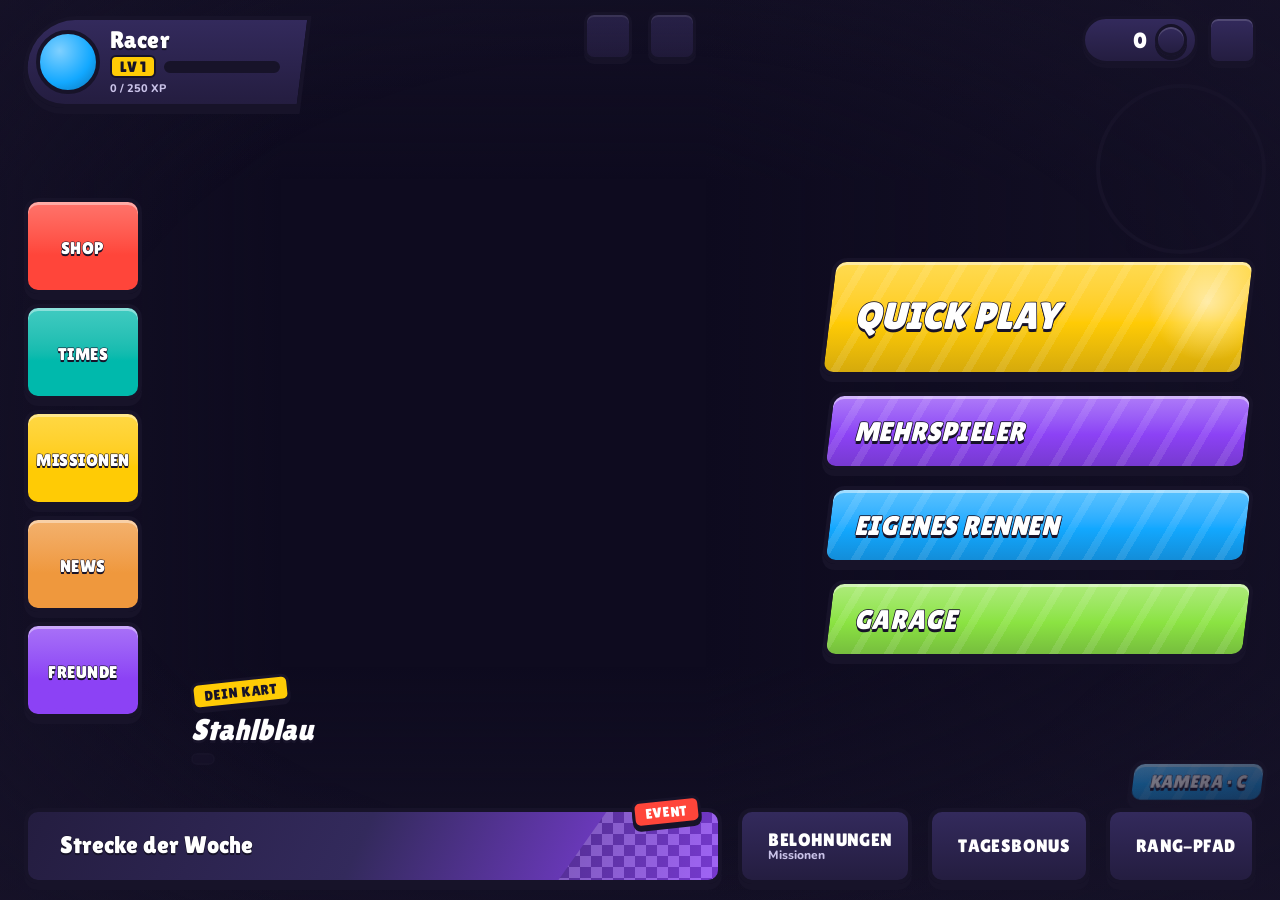
<file: game-shell.html>
<!DOCTYPE html>
<html lang="de">
<head>


<meta charset="utf-8">
<meta name="robots" content="noindex, nofollow, noarchive">
<meta name="viewport" content="width=device-width, initial-scale=1, viewport-fit=cover">
<title>Grand Poly</title><link rel="icon" type="image/png" href="assets/branding/favicon.png"><link rel="apple-touch-icon" href="assets/branding/apple-touch-icon.png">
<link rel="preconnect" href="https://fonts.googleapis.com"><link rel="preconnect" href="https://fonts.gstatic.com" crossorigin><link href="https://fonts.googleapis.com/css2?family=Lilita+One&family=Nunito:wght@700;800;900&display=swap" rel="stylesheet" media="print" onload="this.media='all'">
<style>
/* ===== Design-Tokens ===== */
:root{color-scheme:dark;
 --yellow:#FFCB05;--yellow-2:#FFE46B;--red:#FF453A;--purple:#8C42F5;--blue:#12A8FF;--lime:#8BE342;--navy:#171329;--navy-2:#241d40;--navy-3:#332a5c;--white:#fff;--ink-soft:#c9c2e8;
 --font-d:'Lilita One',Impact,'Arial Black',sans-serif;--font-u:'Nunito',system-ui,-apple-system,'Segoe UI',Arial,sans-serif;
 --bw:3px;--bw-l:4px;--r-s:10px;--r:14px;--r-l:20px;--skew:-7deg;
 --sh:0 6px 0 var(--navy);--sh-hover:0 9px 0 var(--navy);--sh-press:0 2px 0 var(--navy);--glow:0 0 0 0 transparent;
 --sp1:6px;--sp2:10px;--sp3:16px;--sp4:24px;--sp5:36px;
 --h-primary:118px;--h-mode:78px;--h-tile:96px;--h-icon:48px;--ico-l:64px;--ico:40px;--ico-s:24px;
 --t-fast:.12s;--t:.2s;--ease:cubic-bezier(.3,1.5,.5,1);
 --hud:#fff;--acc:var(--yellow);--bg:#0e0b1f}
*{box-sizing:border-box}
html,body{margin:0;height:100%;background:var(--bg);overflow:hidden;font-family:var(--font-u);color:var(--white);user-select:none;touch-action:none;-webkit-tap-highlight-color:transparent}
canvas{display:block;position:fixed;inset:0}
body::after{content:"";position:fixed;inset:0;pointer-events:none;background:radial-gradient(ellipse at center,transparent 62%,rgba(23,19,41,.35));z-index:1}
button{font:inherit;color:inherit}
svg.ic{width:var(--ico);height:var(--ico);flex:none;display:block;overflow:visible}
[hidden]{display:none!important}
.sr{position:absolute;width:1px;height:1px;overflow:hidden;clip:rect(0 0 0 0);white-space:nowrap}
body.lobby .ingame{display:none!important}

/* ===== Button-System ===== */
.btn{--c:var(--yellow);--c2:color-mix(in srgb,var(--c) 70%,#fff);--ty:0px;position:relative;display:flex;align-items:center;gap:var(--sp3);border:var(--bw-l) solid var(--navy);border-radius:var(--r);background:var(--c);background:linear-gradient(180deg,var(--c2) 0%,var(--c) 55%,color-mix(in srgb,var(--c) 82%,var(--navy)) 100%);color:var(--white);box-shadow:var(--sh),inset 0 3px 0 rgba(255,255,255,.45);cursor:pointer;transform:translateY(var(--ty)) skewX(var(--skew));transition:transform var(--t-fast) var(--ease),box-shadow var(--t-fast),filter var(--t-fast);text-align:left;padding:0 var(--sp4);overflow:hidden}
.btn>*{transform:skewX(calc(var(--skew)*-1))}
.btn::before{content:"";position:absolute;inset:0;background:repeating-linear-gradient(115deg,transparent 0 22px,rgba(255,255,255,.1) 22px 30px);pointer-events:none;transform:none}
.btn:hover{--ty:-3px;filter:brightness(1.08) saturate(1.1);box-shadow:var(--sh-hover),inset 0 3px 0 rgba(255,255,255,.5)}
.btn:active{--ty:4px;box-shadow:var(--sh-press),inset 0 3px 0 rgba(255,255,255,.3)}
.btn:focus-visible,.tile:focus-visible,.icon-btn:focus-visible,.chip:focus-visible,.card-btn:focus-visible,.profile:focus-visible,.seg button:focus-visible,.event:focus-visible,.short:focus-visible{outline:4px solid var(--white);outline-offset:4px}
.btn:disabled,.btn[aria-disabled=true]{filter:saturate(.25) brightness(.8);cursor:not-allowed;--ty:0px}
.btn .bt{display:flex;flex-direction:column;line-height:1;flex:1;min-width:0}
.btn .bt b{font-family:var(--font-d);font-weight:400;font-size:34px;letter-spacing:.02em;font-style:italic;text-transform:uppercase;text-shadow:0 3px 0 var(--navy);-webkit-text-stroke:1.5px var(--navy);paint-order:stroke fill}
.btn .bt small{font-weight:900;font-size:13px;letter-spacing:.06em;text-transform:uppercase;margin-top:5px;opacity:.95;text-shadow:0 1px 0 rgba(0,0,0,.35)}
.btn-primary{--c:var(--yellow);height:var(--h-primary);color:var(--navy)}
.btn-primary .bt b{font-size:60px;color:var(--white)}
.btn-primary .bt small{color:var(--navy);text-shadow:none;font-size:15px}
.btn-primary .bt small.meta{font-size:12px;opacity:.8;margin-top:3px;white-space:nowrap;overflow:hidden;text-overflow:ellipsis}
.btn-mode svg.ic{width:54px;height:54px}
.btn-primary svg.ic{width:var(--ico-l);height:var(--ico-l)}
.btn-primary .burst{position:absolute;right:-30px;top:-30px;width:140px;height:140px;background:radial-gradient(circle,rgba(255,255,255,.55),transparent 60%);pointer-events:none}
.btn-mode{height:var(--h-mode)}
.btn-mode .bt b{font-size:27px}
.btn-small{height:var(--h-icon);padding:0 var(--sp3);font-family:var(--font-d);font-size:20px;text-transform:uppercase;font-style:italic;letter-spacing:.03em;text-shadow:0 2px 0 var(--navy)}
.btn-small.navy{--c:var(--navy-3)}
.btn-small .bt b{font-size:21px;-webkit-text-stroke:1px var(--navy)}.btn-small .bt small{font-size:11px;margin-top:2px}
.btn-row .btn .bt{align-items:center;text-align:center}
.btn-row{display:flex;gap:var(--sp3);flex-wrap:wrap}
.btn-row .btn{flex:1;justify-content:center}

.icon-btn{--c:var(--navy-2);width:var(--h-icon);height:var(--h-icon);display:grid;place-items:center;border:var(--bw) solid var(--navy);border-radius:var(--r-s);background:linear-gradient(180deg,var(--navy-3),var(--c));box-shadow:0 4px 0 var(--navy),inset 0 2px 0 rgba(255,255,255,.15);cursor:pointer;transition:transform var(--t-fast) var(--ease),box-shadow var(--t-fast);padding:0}
.icon-btn svg.ic{width:28px;height:28px}
.icon-btn:hover{transform:translateY(-2px);box-shadow:0 6px 0 var(--navy),inset 0 2px 0 rgba(255,255,255,.2)}
.icon-btn:active{transform:translateY(3px);box-shadow:0 1px 0 var(--navy)}
.icon-btn.sm{width:32px;height:32px;border-radius:8px;position:relative}.icon-btn.sm::after{content:'';position:absolute;inset:-8px}.icon-btn.sm svg.ic{width:18px;height:18px}
.icon-btn.round{border-radius:50%}

.tile{--c:var(--red);position:relative;width:100%;height:var(--h-tile);display:flex;flex-direction:column;align-items:center;justify-content:center;gap:4px;border:var(--bw-l) solid var(--navy);border-radius:var(--r);background:var(--c);background:linear-gradient(180deg,color-mix(in srgb,var(--c) 75%,#fff) 0%,var(--c) 60%);box-shadow:var(--sh),inset 0 3px 0 rgba(255,255,255,.4);cursor:pointer;transition:transform var(--t-fast) var(--ease),box-shadow var(--t-fast),filter var(--t-fast);padding:6px}
.tile svg.ic{width:46px;height:46px}
.tile span{font-family:var(--font-d);font-size:17px;letter-spacing:.03em;text-transform:uppercase;text-shadow:0 2px 0 var(--navy);-webkit-text-stroke:1px var(--navy);paint-order:stroke fill}
.tile:hover{transform:translateY(-3px) rotate(-1.5deg);filter:brightness(1.08);box-shadow:var(--sh-hover),inset 0 3px 0 rgba(255,255,255,.45)}
.tile:active{transform:translateY(4px);box-shadow:var(--sh-press)}

.badge{position:absolute;top:-8px;right:-8px;min-width:26px;height:26px;padding:0 6px;border-radius:13px;background:var(--red);border:var(--bw) solid var(--navy);color:#fff;font:900 14px/20px var(--font-u);text-align:center;box-shadow:0 3px 0 var(--navy);transform:none!important;z-index:2}
.badge[hidden]{display:none}
.sticker{display:inline-block;font-family:var(--font-d);font-size:14px;letter-spacing:.05em;text-transform:uppercase;padding:3px 10px;background:var(--red);color:#fff;border:var(--bw) solid var(--navy);border-radius:8px;transform:rotate(-6deg);box-shadow:0 3px 0 var(--navy);white-space:nowrap}
.sticker.y{background:var(--yellow);color:var(--navy)}.sticker.l{background:var(--lime);color:var(--navy)}.sticker.b{background:var(--blue)}.sticker.p{background:var(--purple)}
@media (prefers-reduced-motion:no-preference){.badge.pulse{animation:pulse 1.6s ease-in-out infinite}}
@keyframes pulse{50%{box-shadow:0 3px 0 var(--navy),0 0 0 6px rgba(255,69,58,.25)}}
@keyframes pop{0%{transform:scale(.6) rotate(-6deg)}60%{transform:scale(1.15) rotate(-6deg)}100%{transform:scale(1) rotate(-6deg)}}

/* ===== Lobby ===== */
#showroom{z-index:0}
#menu{position:fixed;inset:0;z-index:10;display:grid;grid-template-columns:118px minmax(0,1fr) minmax(340px,430px);grid-template-rows:auto minmax(0,1fr) auto;grid-template-areas:"head head head" "nav hero actions" "foot foot foot";gap:var(--sp3) var(--sp4);padding:calc(var(--sp3) + env(safe-area-inset-top,0px)) calc(var(--sp4) + env(safe-area-inset-right,0px)) calc(var(--sp3) + env(safe-area-inset-bottom,0px)) calc(var(--sp4) + env(safe-area-inset-left,0px));overflow:auto}
#menu .lb-scrim{position:fixed;inset:0;pointer-events:none;z-index:-1;background:linear-gradient(90deg,rgba(23,19,41,.55),transparent 22%,transparent 55%,rgba(23,19,41,.55)),linear-gradient(0deg,rgba(23,19,41,.6),transparent 26%,transparent 80%,rgba(23,19,41,.45))}
.lb-head{grid-area:head;display:flex;justify-content:space-between;align-items:flex-start;gap:var(--sp3)}
.profile{display:flex;align-items:center;gap:var(--sp2);padding:8px 22px 8px 8px;background:linear-gradient(180deg,var(--navy-3),var(--navy-2));border:var(--bw-l) solid var(--navy);border-radius:999px var(--r) var(--r) 999px;box-shadow:var(--sh);cursor:pointer;position:relative;transform:skewX(var(--skew));transition:transform var(--t-fast) var(--ease)}
.profile>*{transform:skewX(calc(var(--skew)*-1))}
.profile:hover{transform:skewX(var(--skew)) translateY(-2px)}
.avatar{width:64px;height:64px;border-radius:50%;border:var(--bw-l) solid var(--navy);background:radial-gradient(circle at 35% 30%,#7fd0ff,var(--blue) 60%,#0b6fb0);display:grid;place-items:center;overflow:hidden;flex:none}
.avatar svg{width:54px;height:54px}
.pinfo{display:flex;flex-direction:column;gap:3px;min-width:170px;text-align:left}
.pname{font-family:var(--font-d);font-size:24px;line-height:1;letter-spacing:.02em;text-shadow:0 2px 0 var(--navy)}
.plv{display:flex;align-items:center;gap:8px}
.plv b{white-space:nowrap;font-family:var(--font-d);font-weight:400;font-size:15px;background:var(--yellow);color:var(--navy);padding:1px 8px;border-radius:6px;border:2px solid var(--navy)}
.xpbar{flex:1;height:12px;border-radius:6px;background:var(--navy);border:2px solid var(--navy);overflow:hidden;min-width:90px}
.xpbar i{display:block;height:100%;background:linear-gradient(90deg,var(--lime),var(--yellow));border-radius:4px;width:0;transition:width .6s var(--ease)}
.plv small,.pinfo small{font-size:11px;font-weight:800;color:var(--ink-soft)}
.crown{position:absolute;top:-14px;left:28px;width:30px;height:30px}
.head-right{display:flex;align-items:center;gap:var(--sp2)}
.currency{display:flex;align-items:center;gap:8px;height:var(--h-icon);padding:0 8px 0 6px;background:linear-gradient(180deg,var(--navy-3),var(--navy-2));border:var(--bw) solid var(--navy);border-radius:999px;box-shadow:0 4px 0 var(--navy)}
.currency svg.ic{width:34px;height:34px}
.currency b{font-family:var(--font-d);font-weight:400;font-size:22px;min-width:48px;text-align:right;letter-spacing:.02em}
.lb-nav{grid-area:nav;display:flex;flex-direction:column;gap:var(--sp3);align-self:center}
.lb-hero{grid-area:hero;position:relative;min-height:200px}
.hero-plate{position:absolute;left:4%;bottom:4%;display:flex;flex-direction:column;align-items:flex-start;gap:6px}
.hero-plate b{font-family:var(--font-d);font-weight:400;font-size:30px;font-style:italic;text-shadow:0 3px 0 var(--navy);-webkit-text-stroke:1.5px var(--navy);paint-order:stroke fill}
.hero-plate span.meta{font-weight:800;font-size:14px;background:rgba(23,19,41,.75);border:2px solid var(--navy);padding:4px 10px;border-radius:8px}
.lb-actions{grid-area:actions;display:flex;flex-direction:column;gap:var(--sp3);justify-content:center;padding-right:6px}
.lb-foot{grid-area:foot;display:flex;gap:var(--sp3);align-items:stretch}
.event{flex:1;position:relative;display:flex;align-items:center;gap:var(--sp3);min-height:76px;padding:10px var(--sp4) 10px var(--sp3);border:var(--bw-l) solid var(--navy);border-radius:var(--r);background:linear-gradient(100deg,var(--red) 0%,#ff7a3d 45%,var(--yellow) 120%);box-shadow:var(--sh);cursor:pointer;text-align:left;overflow:hidden;transition:transform var(--t-fast) var(--ease)}
.event::after{content:"";position:absolute;right:0;top:0;bottom:0;width:160px;background:repeating-conic-gradient(var(--navy) 0 25%,#fff 0 50%) 0 0/22px 22px;opacity:.18;clip-path:polygon(30% 0,100% 0,100% 100%,0 100%)}
.event:hover{transform:translateY(-3px)}.event:active{transform:translateY(3px)}
.event .et{display:flex;flex-direction:column;gap:2px;z-index:1;min-width:0}
.event .et b{font-family:var(--font-d);font-weight:400;font-size:24px;line-height:1.05;text-shadow:0 2px 0 var(--navy);-webkit-text-stroke:1px var(--navy);paint-order:stroke fill}
.event .et small{font-weight:900;font-size:13px;color:var(--navy)}
.event{overflow:visible}.event::after{border-radius:0 calc(var(--r) - 4px) calc(var(--r) - 4px) 0}
.event .sticker{position:absolute;top:-14px;right:18px;z-index:1}
.short{position:relative;display:flex;align-items:center;gap:10px;padding:0 var(--sp3);min-height:76px;min-width:150px;border:var(--bw-l) solid var(--navy);border-radius:var(--r);background:linear-gradient(180deg,var(--navy-3),var(--navy-2));box-shadow:var(--sh);cursor:pointer;text-align:left;transition:transform var(--t-fast) var(--ease),box-shadow var(--t-fast)}
.short:hover{transform:translateY(-3px)}.short:active{transform:translateY(3px);box-shadow:var(--sh-press)}
.short svg.ic{width:44px;height:44px}
.short span{display:flex;flex-direction:column;line-height:1.1}
.short b{font-family:var(--font-d);font-weight:400;font-size:18px;letter-spacing:.02em;text-transform:uppercase}
.short small{font-size:12px;font-weight:800;color:var(--ink-soft)}
.short .sticker{position:absolute;top:-12px;right:-6px;font-size:12px}
.short:disabled{cursor:default}

/* ===== Dialoge (Sheets) ===== */
.sheet-wrap{position:fixed;inset:0;z-index:30;display:flex;align-items:center;justify-content:center;background:rgba(14,11,31,.72);padding:var(--sp3)}
.sheet-wrap[hidden]{display:none}
.sheet-wrap.side{justify-content:flex-end;background:linear-gradient(90deg,transparent 30%,rgba(14,11,31,.7))}
.sheet{width:min(640px,100%);max-height:min(86vh,820px);display:flex;flex-direction:column;background:linear-gradient(180deg,var(--navy-3),var(--navy-2) 40%);border:var(--bw-l) solid var(--navy);border-radius:var(--r-l);box-shadow:0 10px 0 var(--navy),0 20px 60px rgba(0,0,0,.5);overflow:hidden}
.side .sheet{width:min(440px,100%);max-height:100%}
.sheet-head{display:flex;align-items:center;gap:var(--sp2);padding:var(--sp3) var(--sp3) var(--sp2) var(--sp4);background:linear-gradient(90deg,var(--hc,var(--blue)),transparent);border-bottom:var(--bw) solid var(--navy)}
.sheet-head svg.ic{width:40px;height:40px}
.sheet-head h2{flex:1;margin:0;font-family:var(--font-d);font-weight:400;font-size:32px;font-style:italic;letter-spacing:.02em;text-transform:uppercase;text-shadow:0 3px 0 var(--navy);-webkit-text-stroke:1.5px var(--navy);paint-order:stroke fill}
.sheet-body{padding:var(--sp3) var(--sp4) var(--sp4);overflow:auto;display:flex;flex-direction:column;gap:var(--sp3);user-select:text}
.sheet-body p.note{margin:0;font-size:13px;font-weight:700;color:var(--ink-soft)}
.sheet-foot{padding:var(--sp3) var(--sp4) var(--sp4);border-top:var(--bw) solid var(--navy);background:rgba(23,19,41,.5)}
.label{font-family:var(--font-d);font-size:16px;letter-spacing:.04em;text-transform:uppercase;color:var(--ink-soft);margin:0}
.seg{display:flex;gap:6px;background:var(--navy);padding:5px;border-radius:12px;border:var(--bw) solid var(--navy)}
.seg button{flex:1;height:44px;border:0;border-radius:8px;background:transparent;color:var(--ink-soft);font-family:var(--font-d);font-size:17px;letter-spacing:.03em;cursor:pointer;text-transform:uppercase}
.seg button[aria-pressed=true]{background:var(--c,var(--yellow));color:var(--navy);box-shadow:inset 0 -3px 0 rgba(0,0,0,.2)}
.seg button[aria-pressed=true]::before{content:"✓ "}
.grid-cards{display:grid;grid-template-columns:repeat(auto-fill,minmax(170px,1fr));gap:var(--sp2)}
.card-btn{position:relative;display:flex;flex-direction:column;gap:6px;align-items:stretch;padding:10px;border:var(--bw) solid var(--navy);border-radius:var(--r);background:var(--navy-2);box-shadow:0 4px 0 var(--navy);cursor:pointer;text-align:left;transition:transform var(--t-fast) var(--ease)}
.card-btn:hover{transform:translateY(-2px)}
.card-btn[aria-pressed=true]{background:linear-gradient(180deg,#3a2f6e,var(--navy-2));outline:3px solid var(--yellow);outline-offset:-3px}
.card-btn[aria-pressed=true]::after{content:"✓";position:absolute;top:-10px;right:-8px;width:28px;height:28px;border-radius:50%;background:var(--yellow);color:var(--navy);border:var(--bw) solid var(--navy);font:900 15px/22px var(--font-u);text-align:center}
.card-btn b{font-family:var(--font-d);font-weight:400;font-size:19px;letter-spacing:.02em}
.card-btn small{font-size:12px;font-weight:700;color:var(--ink-soft);line-height:1.3}
.card-btn svg.map{width:100%;height:84px;background:radial-gradient(circle at 50% 40%,#2d6b3a,#173c24);border-radius:8px;border:2px solid var(--navy)}
.card-btn .tag{position:absolute;top:14px;left:14px;font-size:11px}
.card-btn:disabled{cursor:not-allowed;opacity:.65}
.swatch{height:56px;border-radius:8px;border:2px solid var(--navy);box-shadow:inset 0 -10px 0 rgba(0,0,0,.18),inset 0 6px 0 rgba(255,255,255,.25)}
.rowi{display:flex;align-items:center;gap:var(--sp3);padding:12px var(--sp3);border:var(--bw) solid var(--navy);border-radius:var(--r);background:var(--navy-2);box-shadow:0 4px 0 var(--navy)}
.rowi svg.ic{width:40px;height:40px}
.rowi .txt{flex:1;display:flex;flex-direction:column;gap:3px;min-width:0}
.rowi .txt b{font-family:var(--font-d);font-weight:400;font-size:19px;letter-spacing:.02em}
.rowi .txt small{font-size:12.5px;font-weight:700;color:var(--ink-soft)}
.rowi .prog{height:10px;border-radius:5px;background:var(--navy);overflow:hidden;margin-top:3px}
.rowi .prog i{display:block;height:100%;background:linear-gradient(90deg,var(--lime),var(--yellow))}
.rowi.done{opacity:.6}
.rowi .val{font-family:var(--font-d);font-size:22px}
.field{display:flex;flex-direction:column;gap:6px}
.field input,.field select,#lobby input,#lobby select{height:48px;padding:0 14px;border-radius:var(--r-s);border:var(--bw) solid var(--navy);background:#0f0c22;color:#fff;font:800 16px var(--font-u);box-shadow:inset 0 3px 0 rgba(0,0,0,.35)}
.field input:focus-visible,#lobby input:focus-visible,#lobby select:focus-visible{outline:3px solid var(--yellow);outline-offset:2px}
.coin-inline{display:inline-flex;align-items:center;gap:4px;font-family:var(--font-d);font-weight:400}
.coin-inline svg.ic{width:22px;height:22px}

/* ===== Online-Lobby ===== */
#lobby{position:fixed;inset:0;z-index:31;display:none;align-items:center;justify-content:center;background:rgba(14,11,31,.75);padding:var(--sp3)}
#lobby.on{display:flex}
#lobby .card{background:var(--navy-2);border:var(--bw) solid var(--navy);border-radius:var(--r);padding:var(--sp3);display:flex;flex-direction:column;gap:var(--sp2);box-shadow:0 4px 0 var(--navy)}
#lobby .card h3{margin:0;font-family:var(--font-d);font-weight:400;font-size:19px;letter-spacing:.03em;text-transform:uppercase}
#lobby .btn{height:54px;justify-content:center}
#lobby .btn .bt b{font-size:21px}
#lstat{margin:0;font-weight:800;font-size:14px;padding:10px 14px;border-radius:var(--r-s);background:rgba(18,168,255,.15);border:2px solid var(--blue)}
#lobby>.sheet{width:min(520px,100%)}
#lhome{display:grid;gap:var(--sp3)}
#lobby .two{grid-template-columns:repeat(2,minmax(0,1fr))}
#lobby input,#lobby select{min-width:0}
#jcode{font-variant-numeric:tabular-nums;letter-spacing:.17em;text-align:center}
#paddock{position:fixed;inset:0;z-index:31;isolation:isolate;background:var(--bg)}
.parking{position:absolute;inset:0;overflow:hidden;background:radial-gradient(ellipse at 50% 15%,#67b9fb,var(--navy-3) 75%)}
#parking>#showroom{position:absolute;width:100%!important;height:100%!important;inset:0;z-index:0}
#paddock::after{content:"";position:absolute;inset:0;z-index:1;pointer-events:none;
 background:radial-gradient(ellipse at 44% 43%,transparent 45%,#0e0b1f55 100%),linear-gradient(#0e0b1f66,transparent 22%)}
.parking-grid{position:absolute;inset:0;z-index:1;margin:0;padding:0;list-style:none;pointer-events:none}
.parking-slot{position:absolute;left:var(--x);top:var(--y);transform:translate(-50%,-15%);min-width:0;max-width:29%;text-align:center}
.parking-slot .parking-name{display:block;overflow:hidden;text-overflow:ellipsis;white-space:nowrap;border:2px solid var(--navy);border-radius:8px;
 padding:2px 7px;background:#241d40e8;color:#fff;font-weight:900;font-size:clamp(10px,1.55vw,15px);box-shadow:0 2px 0 var(--navy)}
.parking-slot.self .parking-name{color:var(--navy);background:var(--yellow)}
.parking-slot:not(.occupied) .parking-name{color:var(--ink-soft);background:#171329d9}
.parking:not(.live) .parking-slot::before{content:"";position:absolute;z-index:-1;left:50%;bottom:55%;width:clamp(50px,13vw,132px);height:clamp(23px,5vw,52px);transform:translateX(-50%);
 border:3px solid var(--navy);border-radius:50%;background:var(--yellow);box-shadow:0 5px 0 #9b6b10}
.parking.live .parking-fallback{display:none}
.parking-fallback .ic{width:30px;height:30px;margin:auto;filter:drop-shadow(0 3px 1px #171329a0)}
#rleave{position:absolute;z-index:5;top:max(16px,env(safe-area-inset-top));left:max(16px,env(safe-area-inset-left))}
.invite{position:absolute;z-index:3;top:max(12px,env(safe-area-inset-top));left:50%;transform:translateX(-50%);text-align:center}
#lcopy{display:flex;align-items:center;gap:8px;margin:auto;padding:0 12px 5px;border:0;background:none;color:var(--yellow);cursor:pointer}
#lcopy .ic{width:clamp(19px,3vw,30px);height:auto;filter:drop-shadow(0 2px 0 var(--navy))}
#lcopy:focus-visible{outline:3px solid #fff;border-radius:var(--r-s)}
#rcode{font:clamp(44px,8vw,94px)/1 var(--font-d);letter-spacing:.085em;user-select:all;font-variant-numeric:tabular-nums;
 text-shadow:0 4px 0 var(--navy),0 8px 14px #0e0b1f99;-webkit-text-stroke:3px var(--navy);paint-order:stroke fill}
#rnotice{position:absolute;top:100%;left:50%;width:max-content;max-width:82vw;transform:translateX(-50%);
 margin:0;padding:6px 12px;border:2px solid var(--navy);border-radius:var(--r-s);background:var(--navy-2);font-size:13px}
.paddock-actions{position:absolute;z-index:2;right:max(20px,env(safe-area-inset-right));top:50%;transform:translateY(-50%);
 display:grid;gap:var(--sp2);width:clamp(194px,23vw,380px)}
#roomClasses{padding:8px;background:var(--navy-2);border-radius:9px;font:12px var(--font-u)}#roomClasses select{width:100%;padding:4px;font-size:12px;min-height:28px}#roomClasses .pref-row{font-size:12px;gap:6px}#rClassNotice{color:var(--yellow);margin:4px 0} .paddock-actions{max-height:calc(100vh - 90px);overflow-y:auto}
.paddock-actions .btn{justify-content:space-between;padding:0 clamp(10px,2vw,24px)}
.paddock-actions .btn .bt b{font-size:clamp(19px,2.7vw,38px)}
.paddock-actions .btn .ic{width:clamp(24px,3vw,40px);height:auto}
.paddock-actions .seg{box-shadow:var(--sh)}
.paddock-actions .seg button{font-size:clamp(12px,1.65vw,20px)}
#rhost{display:grid;gap:var(--sp2)}
#rhost button:disabled{cursor:not-allowed;opacity:.7}
#rinfo,#rstatus{margin:0;color:#fff;font-weight:900;text-shadow:0 1px 4px var(--navy),0 0 6px var(--navy)}
#rinfo{font-size:clamp(12px,1.5vw,16px)}
#rstatus{font-size:clamp(11px,1.4vw,14px)}
@media(max-width:680px),(max-height:480px){
 .paddock-actions{top:max(82px,env(safe-area-inset-top));bottom:auto;transform:none;width:min(70%,280px);gap:6px}
 .paddock-actions .btn{height:46px}
 .paddock-actions .seg button{height:32px}
}
@media(max-width:390px){
 #rleave{--h-icon:40px;left:max(8px,env(safe-area-inset-left))}
 #lcopy{gap:5px;padding-inline:4px}
 #rcode{font-size:38px}
}
@media(max-width:680px){
 .paddock-actions{width:calc(100% - 32px);right:16px;grid-template-columns:minmax(0,1fr) minmax(0,1fr);align-items:end;gap:10px}
 #rhost:not([hidden]){display:contents}
 .paddock-actions .btn{min-width:0;font-size:14px;padding-inline:10px}
 .paddock-actions .btn .bt b{font-size:19px}
 .paddock-actions .seg{min-width:0;padding:4px;gap:2px}
 .paddock-actions .seg button{padding-inline:3px;font-size:10px}
 #guestInviteLabel{font-size:12px}
}
.paddock-count{position:absolute;inset:0;z-index:4;display:grid;place-items:center;pointer-events:none;border-radius:var(--r-s);background:#0e0b1fa3}
.paddock-count>div{min-width:min(240px,90%);padding:var(--sp3);border:var(--bw-l) solid var(--navy);border-radius:var(--r-l);background:linear-gradient(150deg,var(--purple),var(--navy-2) 72%);box-shadow:0 8px 0 var(--navy),0 15px 40px #0008;text-align:center}
.paddock-count span,.paddock-count b{display:block;font-family:var(--font-d);text-transform:uppercase}
.paddock-count span{font-size:22px}
.paddock-count b{color:var(--yellow);font-size:clamp(68px,15vw,130px);line-height:1.05;text-shadow:0 5px 0 var(--navy)}
#rconfirm,#rexit{max-width:calc(100% - 20px);padding:0;color:var(--white)}
#rconfirm:not([open]),#rexit:not([open]){display:none}
#rconfirm::backdrop,#rexit::backdrop{background:#0e0b1fbe}
@media(max-width:480px){#lhome .two{grid-template-columns:1fr}}
.two{display:grid;grid-template-columns:1fr 1fr;gap:var(--sp2)}

/* ===== Einstellungen (Tastenbelegung) ===== */
#panel{position:fixed;inset:0;display:none;align-items:center;justify-content:center;background:rgba(14,11,31,.75);z-index:32;padding:var(--sp3)}
#panel.on{display:flex}
#panel .row{display:flex;align-items:center;gap:8px;padding:8px 10px;border-radius:var(--r-s);background:var(--navy-2);border:2px solid var(--navy)}
#panel .row span{flex:1;font-weight:800;font-size:15px}
#panel .kb{min-width:96px;height:44px;padding:0 10px;border-radius:var(--r-s);border:var(--bw) solid var(--navy);background:var(--navy-3);color:#fff;font:900 14px var(--font-u);cursor:pointer;box-shadow:0 3px 0 var(--navy)}
#panel .kb:focus-visible{outline:3px solid var(--yellow);outline-offset:2px}
#panel .kb.wait{background:var(--yellow);color:var(--navy)}
#binds{display:flex;flex-direction:column;gap:6px}

/* ===== Ergebnis ===== */
.res-place{display:flex;align-items:center;justify-content:center;gap:var(--sp3)}
.res-place b{font-family:var(--font-d);font-weight:400;font-size:96px;line-height:1;font-style:italic;color:var(--yellow);text-shadow:0 6px 0 var(--navy);-webkit-text-stroke:3px var(--navy);paint-order:stroke fill}
.res-place svg.ic{width:90px;height:90px}
.res-stats{display:grid;grid-template-columns:repeat(auto-fit,minmax(130px,1fr));gap:var(--sp2)}
.res-stats div{background:var(--navy-2);border:var(--bw) solid var(--navy);border-radius:var(--r-s);padding:10px;text-align:center}
.res-stats small{display:block;font-size:12px;font-weight:800;color:var(--ink-soft);text-transform:uppercase}
.res-stats b{font-family:var(--font-d);font-weight:400;font-size:24px}
.res-board{white-space:pre-line;font-weight:800;background:var(--navy-2);border:var(--bw) solid var(--navy);border-radius:var(--r-s);padding:10px 14px}
@media (prefers-reduced-motion:no-preference){.pop{animation:pop .45s var(--ease) both}}

/* ===== Renn-HUD ===== */
.hud{position:fixed;pointer-events:none;letter-spacing:.03em;z-index:2}
.hud-panel{background:linear-gradient(180deg,rgba(51,42,92,.88),rgba(36,29,64,.88));border:var(--bw) solid var(--navy);border-radius:var(--r);box-shadow:0 4px 0 var(--navy);padding:8px 14px}
#tl{top:calc(12px + env(safe-area-inset-top,0px));left:14px;font-family:var(--font-d);font-size:19px;line-height:1.3;transform:skewX(var(--skew))}
#tl:empty{display:none}
#tr{top:calc(12px + env(safe-area-inset-top,0px));right:14px;font-family:var(--font-d);font-size:46px;font-style:italic;text-align:right;color:var(--yellow);text-shadow:0 4px 0 var(--navy);-webkit-text-stroke:2px var(--navy);paint-order:stroke fill}
#sp{bottom:calc(16px + env(safe-area-inset-bottom,0px));left:50%;transform:translateX(-50%) skewX(var(--skew));font-family:var(--font-d);font-size:50px;text-align:center;font-style:italic;min-width:150px;padding:2px 18px 6px}
#sp small{font-family:var(--font-u);font-weight:900;font-size:13px;display:block;margin-top:-6px;color:var(--ink-soft);letter-spacing:.12em}
#sp .speed-debug{display:block;font:11px var(--font-u);font-style:normal;letter-spacing:0;white-space:nowrap;margin-top:5px}
#sp.cockpit-speed{left:auto;right:calc(16px + env(safe-area-inset-right,0px));transform:skewX(var(--skew));font-size:36px;min-width:105px;padding:2px 10px 6px}
@media(max-width:600px){#sp.cockpit-speed{right:8px;bottom:calc(92px + env(safe-area-inset-bottom,0px));font-size:28px}#sp .speed-debug{font-size:9px}}
#rearIndicator{position:fixed;left:50%;bottom:21%;transform:translateX(-50%);z-index:8;display:grid;grid-template-columns:repeat(3,max-content);gap:4px 10px;pointer-events:none;color:white;font:bold 12px var(--font-u);text-shadow:0 2px 4px #101a2c}
#rearIndicator[hidden],#raceTelemetry[hidden]{display:none}
.driver-distance{display:flex;align-items:center;gap:2px;padding:2px 5px;background:#122035b8;border-radius:7px}
.driver-distance svg{color:#ffd34b;flex:none}.driver-distance[data-direction=ahead] svg{color:#5ee1ff}
#raceTelemetry{position:fixed;top:112px;left:12px;z-index:8;width:218px;box-sizing:border-box;background:#122035de;border:1px solid #8da7bd66;border-radius:8px;color:white;padding:6px 9px;font:11px/1.35 var(--font-u)}
#raceTelemetry summary{cursor:pointer;font-weight:bold}#raceTelemetry .telemetry-values,#raceTelemetry .telemetry-levels{white-space:pre-line;margin-top:5px;font-variant-numeric:tabular-nums}#raceTelemetry .telemetry-levels{color:#cae6f5}
@media(max-width:600px){#raceTelemetry{width:174px;left:8px;font-size:9px;top:116px}#rearIndicator{grid-template-columns:repeat(2,max-content);font-size:10px;gap:3px;bottom:23%}.driver-distance svg{width:19px;height:19px}}
#sp:empty,#dr:empty,#toast:empty,#fx:empty,#sec:empty{display:none}
#msg{top:30%;left:0;right:0;text-align:center;font-family:var(--font-d);font-style:italic;font-size:clamp(64px,16vw,160px);color:var(--yellow);text-shadow:0 8px 0 var(--navy);-webkit-text-stroke:4px var(--navy);paint-order:stroke fill}
#sub{top:calc(30% + 120px);left:0;right:0;text-align:center;font-weight:900;font-size:20px;white-space:pre-line;text-shadow:0 2px 0 var(--navy)}
#dr{bottom:calc(104px + env(safe-area-inset-bottom,0px));left:50%;transform:translateX(-50%) rotate(-3deg);font-family:var(--font-d);font-size:24px;white-space:nowrap;padding:4px 16px;background:var(--navy);border:var(--bw) solid var(--navy);border-radius:10px;box-shadow:0 4px 0 #0008}
#toast{top:calc(70px + env(safe-area-inset-top,0px));left:50%;transform:translateX(-50%) rotate(-2deg);font-family:var(--font-d);font-size:24px;white-space:nowrap;opacity:0;transition:opacity .25s;padding:6px 18px;background:var(--navy-2);border:var(--bw-l) solid var(--navy);border-radius:12px;box-shadow:0 5px 0 var(--navy)}
#toast.on{opacity:1}
#fx{top:calc(178px + env(safe-area-inset-top,0px));left:14px;font-size:14px;line-height:1.6;font-weight:900}
#sec{top:calc(146px + env(safe-area-inset-top,0px));left:14px;font-size:14px;font-weight:900;padding:4px 12px}
#camlabel{top:calc(112px + env(safe-area-inset-top,0px));left:14px;font-size:12px;font-weight:900;letter-spacing:.08em;padding:4px 10px}
#help{bottom:calc(16px + env(safe-area-inset-bottom,0px));left:14px;font-size:12px;font-weight:700;opacity:.85;max-width:min(46vw,560px);line-height:1.5;padding:6px 10px}
#minimap{position:fixed;inset:auto;right:14px;top:84px;width:170px;height:170px;border:var(--bw-l) solid var(--navy);border-radius:50%;background:transparent;box-shadow:none;pointer-events:none;z-index:2}
#gear,#home{position:fixed;top:calc(12px + env(safe-area-inset-top,0px));z-index:3}
#gear{left:calc(50% - 56px)}#home{left:calc(50% + 8px)}
#camera{position:fixed;bottom:calc(96px + env(safe-area-inset-bottom,0px));right:14px;z-index:3;height:44px;--c:var(--blue)}
#camera.cockpit-camera{bottom:calc(120px + env(safe-area-inset-bottom,0px))}
@media(max-width:600px){#camera.cockpit-camera{bottom:calc(178px + env(safe-area-inset-bottom,0px))}}
#camera .bt b{font-size:18px}
#redtint{position:fixed;inset:0;pointer-events:none;opacity:0;transition:opacity .25s;background:radial-gradient(ellipse at center,rgba(255,0,0,.12),rgba(210,0,0,.55));z-index:3}
#redtint.on{opacity:1;animation:tint .7s infinite alternate}
@keyframes tint{from{filter:brightness(.8)}to{filter:brightness(1.4)}}
#qte{position:fixed;left:50%;top:46%;transform:translate(-50%,-50%);z-index:4;display:none;text-align:center;padding:16px 20px;background:var(--navy-2);border:var(--bw-l) solid var(--navy);border-radius:var(--r-l);box-shadow:0 8px 0 var(--navy)}
#qte.on{display:block}
#qt{font-family:var(--font-d);font-size:24px;color:#fff;text-shadow:0 2px 0 var(--navy)}
#qs{display:flex;gap:10px;justify-content:center;margin:12px 0}
#qs b{display:inline-block;min-width:58px;padding:8px 0;font-family:var(--font-d);font-size:36px;font-weight:400;border-radius:12px;background:var(--navy);border:var(--bw) solid var(--red);color:#fff;box-shadow:0 4px 0 #000a}
#qs b.ok{background:var(--lime);border-color:var(--navy);color:var(--navy)}
#qs b.cur{background:var(--red);border-color:var(--navy);transform:translateY(-3px)}
#qb{height:12px;border-radius:6px;background:var(--navy);overflow:hidden;width:270px;margin:0 auto;border:2px solid var(--navy)}
#qb i{display:block;height:100%;background:var(--yellow);width:100%}
#qk{display:none;gap:8px;justify-content:center;margin-top:12px}
#qk button{width:60px;height:60px;border-radius:12px;border:var(--bw) solid var(--navy);background:var(--yellow);color:var(--navy);font-family:var(--font-d);font-size:26px;box-shadow:0 4px 0 var(--navy)}
#touch{position:fixed;inset:auto 0 0 0;display:none;justify-content:space-between;padding:0 14px calc(14px + env(safe-area-inset-bottom,0px));z-index:3}
#touch div{display:flex;gap:10px;align-items:flex-end}
#touch button{width:70px;height:70px;border-radius:50%;border:var(--bw-l) solid var(--navy);background:linear-gradient(180deg,rgba(51,42,92,.92),rgba(36,29,64,.92));color:#fff;font-family:var(--font-d);font-size:24px;box-shadow:0 5px 0 var(--navy);touch-action:none}
#touch button:active{transform:translateY(3px);box-shadow:0 2px 0 var(--navy)}
#touch button[data-k=up]{background:linear-gradient(180deg,var(--yellow-2),var(--yellow));color:var(--navy)}
#touch button[data-k=drift]{font-size:14px;background:linear-gradient(180deg,#5cc8ff,var(--blue))}
#touch button[data-k=item]{background:linear-gradient(180deg,#b884ff,var(--purple))}
@media(hover:none){#touch{display:flex}#help{display:none}#qk{display:flex}}

/* ===== Responsiv ===== */
@media (max-width:1100px){
 #menu{grid-template-columns:104px minmax(0,1fr) minmax(300px,380px);gap:var(--sp3)}
 .btn-primary .bt b{font-size:50px}.btn-mode .bt b{font-size:23px}
 .short small{display:none}.short{min-width:0}
}
@media (max-width:760px){
 #menu{display:flex;flex-direction:column;gap:var(--sp3);padding-bottom:calc(112px + env(safe-area-inset-bottom,0px))}
 #menu .lb-scrim{background:linear-gradient(0deg,rgba(23,19,41,.85),rgba(23,19,41,.35) 55%,rgba(23,19,41,.6))}
 .lb-head{order:1}
 .lb-hero{order:2;min-height:30vh;flex:none}
 .lb-actions{order:3;padding:0}
 .lb-foot{order:4;flex-direction:column}
 .lb-nav{order:5;position:fixed;left:0;right:0;bottom:0;flex-direction:row;gap:8px;padding:10px 12px calc(10px + env(safe-area-inset-bottom,0px));background:linear-gradient(180deg,rgba(36,29,64,.95),var(--navy));border-top:var(--bw-l) solid var(--navy);z-index:5}
 .lb-nav .tile{height:78px}.lb-nav .tile svg.ic{width:34px;height:34px}.lb-nav .tile span{font-size:14px}
 .profile{padding-right:12px;min-width:0;flex:1 1 auto;max-width:260px}.avatar{width:48px;height:48px}.avatar svg{width:40px;height:40px}.pinfo{min-width:0;flex:1}.pname{font-size:19px;overflow:hidden;text-overflow:ellipsis;white-space:nowrap}.xpbar{min-width:30px}.pinfo{overflow:hidden}.plv{min-width:0}.head-right{flex:none}.crown{left:20px}
 .btn-row .btn{padding:0 10px}.btn-small .bt b{font-size:17px}#panel .kb{min-width:72px}
 .currency b{font-size:18px;min-width:30px}
 :root{--h-primary:96px;--h-mode:68px}
 .btn-primary .bt b{font-size:46px}.btn-mode .bt b{font-size:22px}.btn{padding:0 var(--sp3)}
 .short{min-height:62px}.event{min-height:70px}
 .hero-plate b{font-size:22px}
 .sheet-wrap.side{justify-content:center;align-items:flex-end;padding:0}
 .side .sheet{width:100%;max-height:70vh;border-radius:var(--r-l) var(--r-l) 0 0}
 .sheet{max-height:92vh}.sheet-head h2{font-size:26px}
 #minimap{width:124px;height:124px;top:76px}
 #camera{bottom:calc(104px + env(safe-area-inset-bottom,0px))}
 #tr{font-size:36px}
}
@media (max-width:420px){.pinfo small{display:none}.head-right{gap:6px}}
@media (prefers-reduced-motion:reduce){*,*::before,*::after{transition-duration:.01ms!important;animation:none!important}}

 .pref-row{display:flex;align-items:center;justify-content:space-between;flex-wrap:wrap;gap:12px;padding:14px 0;border-bottom:1px solid #ffffff20;font-weight:800}.pref-row input[type=range]{width:100%;accent-color:var(--yellow)}.pref-row input[type=checkbox]{width:22px;height:22px;accent-color:var(--yellow)}.pref-row select{background:var(--navy-2);color:white;padding:8px;border-radius:8px}.pref-row input[type=file]{max-width:100%}#settingsTabs{margin-bottom:18px;flex-wrap:wrap}#settingsTabs button{flex:1 1 95px} 
/* Zusätzliche Erklärungen und Werbeunterzeilen auf Wunsch ausgeblendet. */
.note,#help,.btn .bt small:not(.meta){display:none!important}
#settingsTabs button[aria-pressed=true]::before{content:none}#settings-account input{min-height:46px;padding:10px 12px;background:var(--navy);color:var(--white);border:3px solid #4c4268;border-radius:10px;font:inherit;box-sizing:border-box}#settings-account input:focus{outline:3px solid var(--yellow);outline-offset:2px}#settings-account #accountId{font-size:14px;user-select:all}#accountPrivacy{font-size:14px;line-height:1.45}#renameSubmit{max-width:100%;height:auto;min-height:48px;padding:10px 14px}#saveWarning{margin-top:18px;border:2px solid var(--yellow)}#settings-account .btn .bt b{font-size:18px} .vehicle-grid{display:grid;grid-template-columns:repeat(2,minmax(0,1fr));gap:14px}.vehicle-card{min-width:0;overflow:hidden}.vehicle-preview{display:block;width:100%;height:auto;aspect-ratio:16/9;object-fit:contain;border-radius:10px;background:radial-gradient(ellipse at 50% 75%,#365a74,#17172c)}.vehicle-card b{display:block;font-size:16px;margin-top:8px}.vehicle-card small{display:block;margin:6px 0}.vehicle-card:disabled{opacity:.6}.vehicle-card[aria-pressed=true]{border-color:var(--lime);background:#284342}.bot-cars{display:grid;grid-template-columns:repeat(2,minmax(0,1fr));gap:12px;margin-top:18px}.race-setup .two{margin-top:16px}.race-setup .field{min-width:0}.race-setup select{width:100%;box-sizing:border-box}.race-setup .seg button[aria-pressed=true]::before{content:none}.shop-balance{justify-content:flex-end;font-size:22px;margin-bottom:14px}@media(max-width:480px){.bot-cars{grid-template-columns:1fr}.vehicle-grid{gap:8px}.vehicle-card{padding:7px}.vehicle-card b{font-size:13px}}
.profile-sample{display:flex;align-items:center;justify-content:center;gap:10px;min-height:82px;border:3px solid var(--navy);border-radius:14px;padding:10px;box-sizing:border-box;margin-bottom:8px}.profile-sample>.ic{width:52px;height:52px}.sample-lines{width:45%;display:grid;gap:9px}.sample-lines i{height:7px;border-radius:4px;background:#ffffffa0}.sample-lines i+ i{width:65%;height:5px;background:#ffcf24}.profile-card b,.profile-card small{display:block;margin:5px 0}#shopTabs .seg button[aria-pressed=true]::before,.profile-card[aria-pressed=true]::after{content:none}.profile-card[aria-pressed=true]{border-color:var(--lime)}@media(max-width:480px){#shopTabs button{font-size:12px;padding:9px 4px}.profile-sample{gap:5px;padding:5px}.profile-sample>.ic{width:40px;height:40px}.profile-card{padding:7px;font-size:13px}}


.ready-roster{list-style:none;padding:0;margin:0 0 20px}.ready-roster li{display:flex;justify-content:space-between;gap:24px;padding:10px 0;border-bottom:1px solid #ffffff20}.ready-roster .is-ready span{color:#7ee3b1}#raceReady [data-ready]{margin-right:12px}#raceReady [data-ready][aria-pressed=true]{background:#367b67}

#mapVoteDialog .kr-body{display:grid;gap:12px}#mapVoteDialog label{display:flex;gap:12px;align-items:center;padding:6px}#mapVoteDialog select{max-width:100%;flex:1}#mapVoteDialog fieldset{display:grid;grid-template-columns:1fr 1fr;gap:4px;border:1px solid #ffffff40;border-radius:12px}#mapVoteDialog [aria-pressed=true]{background:#367b67}
</style>
</head>
<body>
<svg width="0" height="0" style="position:absolute" aria-hidden="true"><defs>
 <radialGradient id="gCoin" cx="35%" cy="30%" r="75%"><stop offset="0" stop-color="#FFF4B0"/><stop offset=".45" stop-color="#FFCB05"/><stop offset="1" stop-color="#C98A00"/></radialGradient>
 <radialGradient id="gGold" cx="35%" cy="25%" r="80%"><stop offset="0" stop-color="#FFF2A8"/><stop offset=".5" stop-color="#FFCB05"/><stop offset="1" stop-color="#D08F00"/></radialGradient>
 <linearGradient id="gGift" x1="0" y1="0" x2="0" y2="1"><stop offset="0" stop-color="#FF7A70"/><stop offset="1" stop-color="#E02A20"/></linearGradient>
</defs></svg>
<canvas id="showroom" aria-hidden="true"></canvas>
<div class="hud ingame" id="tl" data-no-translate></div>
<div class="hud ingame" id="tr"></div>
<div class="hud hud-panel ingame" id="sp"></div>
<div class="hud ingame" id="dr"></div>
<div class="hud ingame" id="msg" role="status"></div>
<div class="hud ingame" id="sub"></div>
<div id="redtint" class="ingame"></div>
<div class="hud ingame" id="toast" role="status" aria-live="polite"></div>
<div class="hud ingame" id="fx"></div><div class="hud hud-panel ingame" id="sec"></div>
<div id="qte" class="ingame" role="alertdialog" aria-label="Motorschaden – Tastenfolge"><div id="qt"></div><div id="qs"></div><div id="qb"><i id="qbar"></i></div><div id="qk"><button data-q="1">1</button><button data-q="2">2</button><button data-q="3">3</button><button data-q="4">4</button></div></div>
<div class="hud hud-panel ingame" id="help">Esc / ⚙ Tasten · Leertaste halten + lenken = Drift, loslassen = Mini-Turbo · C = Kamera · M / ⌂ = Menü · Defekt: Ziffern 1–4</div>

<main id="menu" aria-label="Kart Racer Lobby">
 <div class="lb-scrim"></div>
 <header class="lb-head">
  <button class="profile" id="profileBtn" type="button" aria-label="Profil: Fahrername ändern">
   <span class="crown" data-ic="crown"></span>
   <span class="avatar" data-ic="helmet"></span>
   <span class="pinfo"><span class="pname" id="pName">Racer</span>
    <span class="plv"><b id="pLvl">LV 1</b><span class="xpbar" role="progressbar" aria-label="Erfahrung bis zum nächsten Level" aria-valuemin="0" aria-valuemax="100" id="pXpBar"><i id="pXp"></i></span></span>
    <small id="pXpT">0 / 250 XP</small></span>
  </button>
  <div class="head-right">
   <div class="currency" aria-label="Münzen"><span data-ic="coin"></span><b id="coinVal">0</b><button class="icon-btn sm round" id="coinInfo" type="button" aria-label="So verdienst du Münzen" title="So verdienst du Münzen"><span data-ic="plus"></span></button></div>
   <button class="icon-btn" id="setBtn" type="button" aria-label="Einstellungen: Tastenbelegung und Lenkrad" title="Einstellungen"><span data-ic="gear"></span></button>
  </div>
 </header>
 <nav class="lb-nav" aria-label="Bereiche">
  <button class="tile" type="button" style="--c:var(--red)" data-open="shop"><span data-ic="bag"></span><span>Shop</span></button>
  <button class="tile" type="button" style="--c:#00b9ac" data-open="times" data-no-translate><span data-ic="trophy"></span><span>Times</span></button>
  <button class="tile" type="button" style="--c:var(--yellow)" data-open="missions"><span data-ic="list"></span><span>Missionen</span><i class="badge pulse" id="bMis" hidden></i></button>
  <button class="tile" type="button" style="--c:#ef983d" data-open="news" data-no-translate><span data-ic="list"></span><span>News</span></button>
  <button class="tile" type="button" style="--c:var(--purple)" data-open="friends"><span data-ic="friends"></span><span>Freunde</span></button>
 </nav>
 <section class="lb-hero" aria-label="Dein Kart">
  <div class="hero-plate"><span class="sticker y" id="heroKind">Dein Kart</span><b id="heroPaint">Stahlblau</b><span class="meta" id="heroMeta"></span></div>
 </section>
 <section class="lb-actions" aria-label="Spielmodi">
  <button class="btn btn-primary" id="playBtn" type="button"><span class="bt"><b>Quick Play</b><small>Jetzt rasen!</small><small id="playSub" class="meta"></small></span><span data-ic="flag"></span><span class="burst"></span></button>
  <button class="btn btn-mode" id="mpBtn" type="button" style="--c:var(--purple)"><span class="bt"><b>Mehrspieler</b><small>Online mit Freunden</small></span><span data-ic="globe"></span></button>
  <button class="btn btn-mode" id="customBtn" type="button" style="--c:var(--blue)"><span class="bt"><b>Eigenes Rennen</b><small>Strecke, Modus, Runden</small></span><span data-ic="track"></span></button>
  <button class="btn btn-mode" id="garageBtn" type="button" style="--c:var(--lime)"><span class="bt"><b>Garage</b><small>Lackierung &amp; Lenkrad</small></span><span data-ic="wrench"></span></button>
 </section>
 <footer class="lb-foot">
  <button class="event" id="eventBtn" type="button"><span data-ic="bolt"></span><span class="et"><b id="evTitle">Strecke der Woche</b><small id="evSub"></small></span><span class="sticker">Event</span></button>
  <button class="short" id="rewardBtn" type="button" data-open="missions"><span data-ic="gift"></span><span><b>Belohnungen</b><small id="rwSub">Missionen</small></span><i class="badge" id="bRw" hidden></i></button>
  <button class="short" id="dailyBtn" type="button"><span data-ic="star"></span><span><b>Tagesbonus</b><small id="dySub"></small></span><span class="sticker l" id="dyNew" hidden>Neu!</span></button>
  <button class="short" id="passBtn" type="button" data-open="pass"><span data-ic="crown"></span><span><b>Rang-Pfad</b><small id="psSub"></small></span><i class="badge" id="bPs" hidden></i></button>
 </footer>
</main>

<div class="sheet-wrap" id="sheetWrap" hidden><div class="sheet" role="dialog" aria-modal="true" aria-labelledby="sheetTitle"><div class="sheet-head" id="sheetHead"><span id="sheetIc"></span><h2 id="sheetTitle"></h2><button class="icon-btn" id="sheetClose" type="button" aria-label="Schließen"><span data-ic="close"></span></button></div><div class="sheet-body" id="sheetBody"></div><div class="sheet-foot" id="sheetFoot" hidden></div></div></div>

<div id="lobby"><div class="sheet" role="dialog" aria-modal="true" aria-labelledby="lobbyTitle">
 <div class="sheet-head" style="--hc:var(--purple)"><span data-ic="globe"></span><h2 id="lobbyTitle">Mehrspieler</h2><button class="icon-btn" id="lback" type="button" aria-label="Zurück"><span data-ic="back"></span></button></div>
 <div class="sheet-body">
  <div id="lhome">
   <p class="note">Erstelle ein Spiel für bis zu sieben Fahrer oder tritt mit dem Code deiner Freunde bei.</p>
   <div class="two">
    <button class="btn btn-small" id="lcreate" type="button" style="--c:var(--purple)"><span class="bt"><b>Spiel erstellen</b></span></button>
    <button class="btn btn-small" id="ljoin" type="button" style="--c:var(--blue)"><span class="bt"><b>Mit Code beitreten</b></span></button>
   </div>
  </div>
  <form id="lsetup" class="card" hidden>
   <div class="seg" id="hostNetwork" aria-label="Verbindung"><button type="button" data-network="local" class="on" aria-pressed="true">Lokal</button><button type="button" data-network="web" aria-pressed="false">Web</button></div>
   <label class="label" for="scategory">Fahrzeugklasse</label><select id="scategory"><option value="kart">Kart</option><option value="gt3">GT3</option></select>
   <label class="label" for="smap">Strecke</label><select id="smap"></select>
   <div class="two">
    <label class="field"><span class="label">Runden</span><select id="slaps"><option value="1">1 Runde</option><option value="3" selected>3 Runden</option><option value="5">5 Runden</option></select></label>
    <label class="field"><span class="label">Modus</span><select id="smode"><option value="f" selected>Luckyblock</option><option value="c">Kompetitiv</option></select></label>
   </div>
   <button class="btn btn-small" id="mk" type="submit" style="--c:var(--purple)"><span class="bt"><b>OK</b></span></button>
  </form>
  <form id="lentry" class="card" hidden>
   <div class="seg" id="joinNetwork" aria-label="Verbindung"><button type="button" data-network="local" class="on" aria-pressed="true">Lokal</button><button type="button" data-network="web" aria-pressed="false">Web</button></div>
   
   <label class="label" for="jcategory">Deine Fahrzeugklasse</label><select id="jcategory"><option value="kart">Kart</option><option value="gt3">GT3</option></select>
   <label class="label" for="jcode">Spielcode</label>
   <input id="jcode" type="text" inputmode="numeric" autocomplete="off" placeholder="000000" aria-describedby="jhint" required>
   <p class="note" id="jhint">Gib den sechsstelligen Code des Hosts ein.</p>
   <button class="btn btn-small" id="jn" type="submit" disabled style="--c:var(--lime);color:var(--navy)"><span class="bt"><b>Beitreten</b></span></button>
  </form>
  <p id="lstat" role="status" hidden></p>
 </div>
</div></div>

<section id="paddock" hidden aria-labelledby="paddockTitle">
 <h2 id="paddockTitle" class="sr" tabindex="-1">Kart-Lobby</h2>
 <div id="parking" class="parking">
  <ol id="rplayers" class="parking-grid" aria-label="Sieben Kart-Stellplätze"></ol>
 </div>
 <button class="icon-btn" id="rleave" type="button" aria-label="Lobby verlassen" title="Lobby verlassen"><span data-ic="back"></span></button>
 <div class="invite">
  <button id="lcopy" type="button" aria-label="Spielcode kopieren" title="Spielcode kopieren">
   <span id="rcode"></span><span data-ic="copy" aria-hidden="true"></span>
  </button>
  <p id="rnotice" role="status" hidden></p>
 </div>
 <aside class="paddock-actions" aria-label="Rennen">
  <div id="rhost" hidden>
   <button class="btn btn-mode" id="rstart" type="button" style="--c:var(--yellow)"><span class="bt"><b>Starten</b></span><span data-ic="flag"></span></button>
   <div class="seg" role="group" aria-label="Rennmodus ändern">
    <button id="rlucky" type="button" aria-pressed="false">Luckyblock</button>
    <button id="rcomp" type="button" aria-pressed="false">Kompetitiv</button>
   </div>
  </div>
  <div id="roomClasses" data-no-translate><label for="rClass">Fahrzeugklasse</label><select id="rClass"><option value="kart">Kart</option><option value="gt3">GT3</option></select><label id="rMixedLabel" class="pref-row"><span>Gemischte Klassen erlauben</span><input id="rMixed" type="checkbox"></label><label for="rDriverClass">Deine Fahrzeugklasse</label><select id="rDriverClass"><option value="kart">Kart</option><option value="gt3">GT3</option></select><p id="rClassNotice" role="status" hidden></p></div>
  <div id="guestInvitePolicy" data-no-translate><span id="guestInviteLabel"></span><div class="seg"><button type="button" id="guestInvitesOff" aria-pressed="true"></button><button type="button" id="guestInvitesOn" aria-pressed="false"></button></div></div>
  <button class="btn" id="inviteFriends" type="button" data-no-translate style="--c:var(--purple)">Freunde einladen</button>
  <p id="rinfo" hidden><span id="rmap"></span> · <span id="rmode"></span> · <span id="rlaps"></span></p>
  <p id="rstatus" class="sr" role="status"></p>
 </aside>
 <div id="rcount" class="paddock-count" hidden aria-hidden="true">
  <div><span>Auf die Strecke in</span><b id="rseconds"></b></div>
 </div>
</section>
<dialog class="sheet" id="rexit" aria-labelledby="rexitTitle">
 <div class="sheet-head" style="--hc:var(--red)"><span data-ic="back" aria-hidden="true"></span><h2 id="rexitTitle">Lobby verlassen?</h2></div>
 <div class="sheet-body"><p id="rexitInfo" class="note"></p></div>
 <div class="sheet-foot"><div class="btn-row">
  <button class="btn btn-small navy" id="rexitCancel" type="button" autofocus><span class="bt"><b>Bleiben</b></span></button>
  <button class="btn btn-small" id="rexitGo" type="button" style="--c:var(--red)"><span class="bt"><b>Verlassen</b></span></button>
 </div></div>
</dialog>
<dialog class="sheet" id="rconfirm" aria-labelledby="rconfirmTitle">
 <div class="sheet-head" style="--hc:var(--yellow)"><span data-ic="flag" aria-hidden="true"></span><h2 id="rconfirmTitle">Rennen starten?</h2></div>
 <div class="sheet-body"><p id="rconfirmInfo" class="note"></p></div>
 <div class="sheet-foot"><div class="btn-row">
  <button class="btn btn-small navy" id="rcancel" type="button" autofocus><span class="bt"><b>Abbrechen</b></span></button>
  <button class="btn btn-small" id="rgo" type="button" style="--c:var(--lime);color:var(--navy)"><span class="bt"><b>Ja, starten</b></span></button>
 </div></div>
</dialog>

<div id="panel"><div class="sheet" role="dialog" aria-modal="true" aria-labelledby="panelTitle"><div class="sheet-head" style="--hc:var(--navy-3)"><span data-ic="gear"></span><h2 id="panelTitle">Einstellungen</h2></div><div class="sheet-body">
 <div class="seg" id="settingsTabs" aria-label="Einstellungsbereich"><button type="button" data-section="controls" class="on">Steuerung</button><button type="button" data-section="graphics">Grafik</button><button type="button" data-section="sound">Sound</button><button type="button" data-section="language">Sprache</button><button type="button" data-section="account">Account</button><button type="button" data-section="privacy">Privacy</button></div>
 <section id="settings-controls"><p class="label">Tastenbelegung</p><div id="binds"></div><label class="pref-row">Fahrer-Abstände<input id="rearIndicatorToggle" type="checkbox" data-pref="rearIndicator"></label>
 <div class="row" style="display:flex;align-items:center;gap:8px;padding:8px 10px;border-radius:10px;background:var(--navy-2);border:2px solid var(--navy)"><span style="flex:1;font-weight:800">Lenkrad</span><button class="kb" id="wstyle" type="button"></button></div>
 <p class="note">Auf eine Taste klicken, dann die neue Taste drücken. Esc bricht ab. Jede Aktion hat zwei Slots.</p></section><section id="settings-graphics" hidden></section><section id="settings-sound" hidden></section><section id="settings-language" hidden><label class="pref-row" for="languageSelect">Sprache<select id="languageSelect"><option value="de">Deutsch</option><option value="en">English</option><option value="fr">Français</option></select></label><p class="note">Die Sprache wird sofort übernommen und gespeichert.</p></section><section id="settings-account" hidden></section><section id="settings-privacy" hidden></section></div>
 <div class="sheet-foot"><div class="btn-row"><button class="btn btn-small navy" id="reset" type="button"><span class="bt"><b>Zurücksetzen</b></span></button><button class="btn btn-small navy" id="tomenu" type="button"><span class="bt"><b>Zum Menü</b></span></button><button class="btn btn-small" id="close" type="button"><span class="bt"><b id="closeLbl">Weiter fahren</b></span></button></div></div></div></div>

<div class="sheet-wrap" id="results" hidden><div class="sheet" role="dialog" aria-modal="true" aria-labelledby="resTitle"><div class="sheet-head" style="--hc:var(--yellow)"><span data-ic="flag"></span><h2 id="resTitle">Zieleinlauf</h2></div><div class="sheet-body" id="resBody"></div><div class="sheet-foot"><div class="btn-row"><button class="btn btn-small navy" id="resMenu" type="button"><span class="bt"><b>Menü</b></span></button><button class="btn btn-small" id="resAgain" type="button" style="color:var(--navy)"><span class="bt"><b>Nochmal</b></span></button></div></div></div></div>

<button id="gear" class="icon-btn ingame" type="button" aria-label="Einstellungen und Pause" title="Einstellungen (Esc)"><span data-ic="gear"></span></button>
<button id="home" class="icon-btn ingame" type="button" aria-label="Zurück zum Menü" title="Menü (M)"><span data-ic="home"></span></button>
<button id="camera" class="btn btn-small ingame" type="button" aria-label="Kameraperspektive wechseln"><span class="bt"><b id="camTxt">Kamera · C</b></span></button>

<canvas id="minimap" class="ingame" width="340" height="340" aria-label="Streckenkarte mit Gegnerpositionen"></canvas>
<div id="touch" class="ingame"><div><button data-k="left" aria-label="Links">◀</button><button data-k="right" aria-label="Rechts">▶</button></div><div><button data-k="item" aria-label="Item">★</button><button data-k="drift" aria-label="Drift">DRIFT</button><button data-k="down" aria-label="Bremse">■</button><button data-k="up" aria-label="Gas">▲</button></div></div>
<!-- three.js: local copy (vendor/three.min.js) first so it works offline, CDN as fallback -->




<link rel="stylesheet" href="tuning.css">
<link rel="stylesheet" href="ui-settings.css">
<!-- Legacy material index retained in assets/materials for rollback; not loaded. -->


<link rel="stylesheet" href="ambient.css">

<!-- Scenery models load only when a race needs them. -->










<link rel="stylesheet" href="social.css">








</body>

</html>
</file>
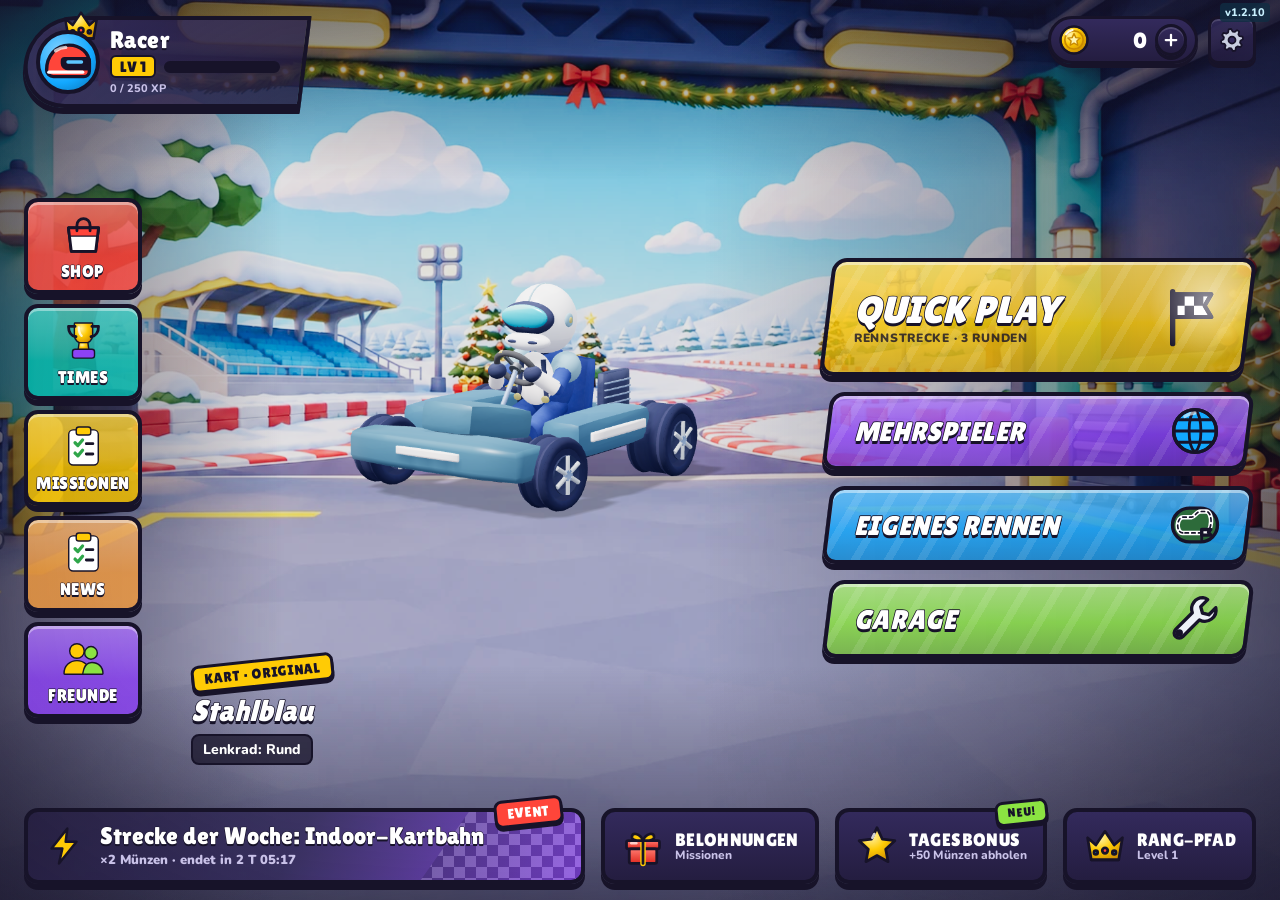
<file: kart_racer.html>
<!DOCTYPE html>
<html class="booting" lang="de">
<head>


<meta charset="utf-8">
<meta name="robots" content="noindex, nofollow, noarchive">
<meta name="viewport" content="width=device-width, initial-scale=1, viewport-fit=cover">
<title>Grand Poly</title><link rel="icon" type="image/png" href="assets/branding/favicon.png"><link rel="apple-touch-icon" href="assets/branding/apple-touch-icon.png">

<style>
/* ===== Design-Tokens ===== */
:root{color-scheme:dark;
 --yellow:#FFCB05;--yellow-2:#FFE46B;--red:#FF453A;--purple:#8C42F5;--blue:#12A8FF;--lime:#8BE342;--navy:#171329;--navy-2:#241d40;--navy-3:#332a5c;--white:#fff;--ink-soft:#c9c2e8;
 --font-d:'Lilita One',Impact,'Arial Black',sans-serif;--font-u:'Nunito',system-ui,-apple-system,'Segoe UI',Arial,sans-serif;
 --bw:3px;--bw-l:4px;--r-s:10px;--r:14px;--r-l:20px;--skew:-7deg;
 --sh:0 6px 0 var(--navy);--sh-hover:0 9px 0 var(--navy);--sh-press:0 2px 0 var(--navy);--glow:0 0 0 0 transparent;
 --sp1:6px;--sp2:10px;--sp3:16px;--sp4:24px;--sp5:36px;
 --h-primary:118px;--h-mode:78px;--h-tile:96px;--h-icon:48px;--ico-l:64px;--ico:40px;--ico-s:24px;
 --t-fast:.12s;--t:.2s;--ease:cubic-bezier(.3,1.5,.5,1);
 --hud:#fff;--acc:var(--yellow);--bg:#0e0b1f}
*{box-sizing:border-box}
html,body{margin:0;height:100%;background:var(--bg);overflow:hidden;font-family:var(--font-u);color:var(--white);user-select:none;touch-action:none;-webkit-tap-highlight-color:transparent}
canvas{display:block;position:fixed;inset:0}
body::after{content:"";position:fixed;inset:0;pointer-events:none;background:radial-gradient(ellipse at center,transparent 62%,rgba(23,19,41,.35));z-index:1}
button{font:inherit;color:inherit}
svg.ic{width:var(--ico);height:var(--ico);flex:none;display:block;overflow:visible}
[hidden]{display:none!important}
.sr{position:absolute;width:1px;height:1px;overflow:hidden;clip:rect(0 0 0 0);white-space:nowrap}
body.lobby .ingame{display:none!important}

/* ===== Button-System ===== */
.btn{--c:var(--yellow);--c2:color-mix(in srgb,var(--c) 70%,#fff);--ty:0px;position:relative;display:flex;align-items:center;gap:var(--sp3);border:var(--bw-l) solid var(--navy);border-radius:var(--r);background:var(--c);background:linear-gradient(180deg,var(--c2) 0%,var(--c) 55%,color-mix(in srgb,var(--c) 82%,var(--navy)) 100%);color:var(--white);box-shadow:var(--sh),inset 0 3px 0 rgba(255,255,255,.45);cursor:pointer;transform:translateY(var(--ty)) skewX(var(--skew));transition:transform var(--t-fast) var(--ease),box-shadow var(--t-fast),filter var(--t-fast);text-align:left;padding:0 var(--sp4);overflow:hidden}
.btn>*{transform:skewX(calc(var(--skew)*-1))}
.btn::before{content:"";position:absolute;inset:0;background:repeating-linear-gradient(115deg,transparent 0 22px,rgba(255,255,255,.1) 22px 30px);pointer-events:none;transform:none}
.btn:hover{--ty:-3px;filter:brightness(1.08) saturate(1.1);box-shadow:var(--sh-hover),inset 0 3px 0 rgba(255,255,255,.5)}
.btn:active{--ty:4px;box-shadow:var(--sh-press),inset 0 3px 0 rgba(255,255,255,.3)}
.btn:focus-visible,.tile:focus-visible,.icon-btn:focus-visible,.chip:focus-visible,.card-btn:focus-visible,.profile:focus-visible,.seg button:focus-visible,.event:focus-visible,.short:focus-visible{outline:4px solid var(--white);outline-offset:4px}
.btn:disabled,.btn[aria-disabled=true]{filter:saturate(.25) brightness(.8);cursor:not-allowed;--ty:0px}
.btn .bt{display:flex;flex-direction:column;line-height:1;flex:1;min-width:0}
.btn .bt b{font-family:var(--font-d);font-weight:400;font-size:34px;letter-spacing:.02em;font-style:italic;text-transform:uppercase;text-shadow:0 3px 0 var(--navy);-webkit-text-stroke:1.5px var(--navy);paint-order:stroke fill}
.btn .bt small{font-weight:900;font-size:13px;letter-spacing:.06em;text-transform:uppercase;margin-top:5px;opacity:.95;text-shadow:0 1px 0 rgba(0,0,0,.35)}
.btn-primary{--c:var(--yellow);height:var(--h-primary);color:var(--navy)}
.btn-primary .bt b{font-size:60px;color:var(--white)}
.btn-primary .bt small{color:var(--navy);text-shadow:none;font-size:15px}
.btn-primary .bt small.meta{font-size:12px;opacity:.8;margin-top:3px;white-space:nowrap;overflow:hidden;text-overflow:ellipsis}
.btn-mode svg.ic{width:54px;height:54px}
.btn-primary svg.ic{width:var(--ico-l);height:var(--ico-l)}
.btn-primary .burst{position:absolute;right:-30px;top:-30px;width:140px;height:140px;background:radial-gradient(circle,rgba(255,255,255,.55),transparent 60%);pointer-events:none}
.btn-mode{height:var(--h-mode)}
.btn-mode .bt b{font-size:27px}
.btn-small{height:var(--h-icon);padding:0 var(--sp3);font-family:var(--font-d);font-size:20px;text-transform:uppercase;font-style:italic;letter-spacing:.03em;text-shadow:0 2px 0 var(--navy)}
.btn-small.navy{--c:var(--navy-3)}
.btn-small .bt b{font-size:21px;-webkit-text-stroke:1px var(--navy)}.btn-small .bt small{font-size:11px;margin-top:2px}
.btn-row .btn .bt{align-items:center;text-align:center}
.btn-row{display:flex;gap:var(--sp3);flex-wrap:wrap}
.btn-row .btn{flex:1;justify-content:center}

.icon-btn{--c:var(--navy-2);width:var(--h-icon);height:var(--h-icon);display:grid;place-items:center;border:var(--bw) solid var(--navy);border-radius:var(--r-s);background:linear-gradient(180deg,var(--navy-3),var(--c));box-shadow:0 4px 0 var(--navy),inset 0 2px 0 rgba(255,255,255,.15);cursor:pointer;transition:transform var(--t-fast) var(--ease),box-shadow var(--t-fast);padding:0}
.icon-btn svg.ic{width:28px;height:28px}
.icon-btn:hover{transform:translateY(-2px);box-shadow:0 6px 0 var(--navy),inset 0 2px 0 rgba(255,255,255,.2)}
.icon-btn:active{transform:translateY(3px);box-shadow:0 1px 0 var(--navy)}
.icon-btn.sm{width:32px;height:32px;border-radius:8px;position:relative}.icon-btn.sm::after{content:'';position:absolute;inset:-8px}.icon-btn.sm svg.ic{width:18px;height:18px}
.icon-btn.round{border-radius:50%}

.tile{--c:var(--red);position:relative;width:100%;height:var(--h-tile);display:flex;flex-direction:column;align-items:center;justify-content:center;gap:4px;border:var(--bw-l) solid var(--navy);border-radius:var(--r);background:var(--c);background:linear-gradient(180deg,color-mix(in srgb,var(--c) 75%,#fff) 0%,var(--c) 60%);box-shadow:var(--sh),inset 0 3px 0 rgba(255,255,255,.4);cursor:pointer;transition:transform var(--t-fast) var(--ease),box-shadow var(--t-fast),filter var(--t-fast);padding:6px}
.tile svg.ic{width:46px;height:46px}
.tile span{font-family:var(--font-d);font-size:17px;letter-spacing:.03em;text-transform:uppercase;text-shadow:0 2px 0 var(--navy);-webkit-text-stroke:1px var(--navy);paint-order:stroke fill}
.tile:hover{transform:translateY(-3px) rotate(-1.5deg);filter:brightness(1.08);box-shadow:var(--sh-hover),inset 0 3px 0 rgba(255,255,255,.45)}
.tile:active{transform:translateY(4px);box-shadow:var(--sh-press)}

.badge{position:absolute;top:-8px;right:-8px;min-width:26px;height:26px;padding:0 6px;border-radius:13px;background:var(--red);border:var(--bw) solid var(--navy);color:#fff;font:900 14px/20px var(--font-u);text-align:center;box-shadow:0 3px 0 var(--navy);transform:none!important;z-index:2}
.badge[hidden]{display:none}
.sticker{display:inline-block;font-family:var(--font-d);font-size:14px;letter-spacing:.05em;text-transform:uppercase;padding:3px 10px;background:var(--red);color:#fff;border:var(--bw) solid var(--navy);border-radius:8px;transform:rotate(-6deg);box-shadow:0 3px 0 var(--navy);white-space:nowrap}
.sticker.y{background:var(--yellow);color:var(--navy)}.sticker.l{background:var(--lime);color:var(--navy)}.sticker.b{background:var(--blue)}.sticker.p{background:var(--purple)}
@media (prefers-reduced-motion:no-preference){.badge.pulse{animation:pulse 1.6s ease-in-out infinite}}
@keyframes pulse{50%{box-shadow:0 3px 0 var(--navy),0 0 0 6px rgba(255,69,58,.25)}}
@keyframes pop{0%{transform:scale(.6) rotate(-6deg)}60%{transform:scale(1.15) rotate(-6deg)}100%{transform:scale(1) rotate(-6deg)}}

/* ===== Lobby ===== */
#showroom{z-index:0}
#menu{position:fixed;inset:0;z-index:10;display:grid;grid-template-columns:118px minmax(0,1fr) minmax(340px,430px);grid-template-rows:auto minmax(0,1fr) auto;grid-template-areas:"head head head" "nav hero actions" "foot foot foot";gap:var(--sp3) var(--sp4);padding:calc(var(--sp3) + env(safe-area-inset-top,0px)) calc(var(--sp4) + env(safe-area-inset-right,0px)) calc(var(--sp3) + env(safe-area-inset-bottom,0px)) calc(var(--sp4) + env(safe-area-inset-left,0px));overflow:auto}
#menu .lb-scrim{position:fixed;inset:0;pointer-events:none;z-index:-1;background:linear-gradient(90deg,rgba(23,19,41,.55),transparent 22%,transparent 55%,rgba(23,19,41,.55)),linear-gradient(0deg,rgba(23,19,41,.6),transparent 26%,transparent 80%,rgba(23,19,41,.45))}
.lb-head{grid-area:head;display:flex;justify-content:space-between;align-items:flex-start;gap:var(--sp3)}
.profile{display:flex;align-items:center;gap:var(--sp2);padding:8px 22px 8px 8px;background:linear-gradient(180deg,var(--navy-3),var(--navy-2));border:var(--bw-l) solid var(--navy);border-radius:999px var(--r) var(--r) 999px;box-shadow:var(--sh);cursor:pointer;position:relative;transform:skewX(var(--skew));transition:transform var(--t-fast) var(--ease)}
.profile>*{transform:skewX(calc(var(--skew)*-1))}
.profile:hover{transform:skewX(var(--skew)) translateY(-2px)}
.avatar{width:64px;height:64px;border-radius:50%;border:var(--bw-l) solid var(--navy);background:radial-gradient(circle at 35% 30%,#7fd0ff,var(--blue) 60%,#0b6fb0);display:grid;place-items:center;overflow:hidden;flex:none}
.avatar svg{width:54px;height:54px}
.pinfo{display:flex;flex-direction:column;gap:3px;min-width:170px;text-align:left}
.pname{font-family:var(--font-d);font-size:24px;line-height:1;letter-spacing:.02em;text-shadow:0 2px 0 var(--navy)}
.plv{display:flex;align-items:center;gap:8px}
.plv b{white-space:nowrap;font-family:var(--font-d);font-weight:400;font-size:15px;background:var(--yellow);color:var(--navy);padding:1px 8px;border-radius:6px;border:2px solid var(--navy)}
.xpbar{flex:1;height:12px;border-radius:6px;background:var(--navy);border:2px solid var(--navy);overflow:hidden;min-width:90px}
.xpbar i{display:block;height:100%;background:linear-gradient(90deg,var(--lime),var(--yellow));border-radius:4px;width:0;transition:width .6s var(--ease)}
.plv small,.pinfo small{font-size:11px;font-weight:800;color:var(--ink-soft)}
.crown{position:absolute;top:-14px;left:28px;width:30px;height:30px}
.head-right{display:flex;align-items:center;gap:var(--sp2)}
.currency{display:flex;align-items:center;gap:8px;height:var(--h-icon);padding:0 8px 0 6px;background:linear-gradient(180deg,var(--navy-3),var(--navy-2));border:var(--bw) solid var(--navy);border-radius:999px;box-shadow:0 4px 0 var(--navy)}
.currency svg.ic{width:34px;height:34px}
.currency b{font-family:var(--font-d);font-weight:400;font-size:22px;min-width:48px;text-align:right;letter-spacing:.02em}
.lb-nav{grid-area:nav;display:flex;flex-direction:column;gap:var(--sp3);align-self:center}
.lb-hero{grid-area:hero;position:relative;min-height:200px}
.hero-plate{position:absolute;left:4%;bottom:4%;display:flex;flex-direction:column;align-items:flex-start;gap:6px}
.hero-plate b{font-family:var(--font-d);font-weight:400;font-size:30px;font-style:italic;text-shadow:0 3px 0 var(--navy);-webkit-text-stroke:1.5px var(--navy);paint-order:stroke fill}
.hero-plate span.meta{font-weight:800;font-size:14px;background:rgba(23,19,41,.75);border:2px solid var(--navy);padding:4px 10px;border-radius:8px}
.lb-actions{grid-area:actions;display:flex;flex-direction:column;gap:var(--sp3);justify-content:center;padding-right:6px}
.lb-foot{grid-area:foot;display:flex;gap:var(--sp3);align-items:stretch}
.event{flex:1;position:relative;display:flex;align-items:center;gap:var(--sp3);min-height:76px;padding:10px var(--sp4) 10px var(--sp3);border:var(--bw-l) solid var(--navy);border-radius:var(--r);background:linear-gradient(100deg,var(--red) 0%,#ff7a3d 45%,var(--yellow) 120%);box-shadow:var(--sh);cursor:pointer;text-align:left;overflow:hidden;transition:transform var(--t-fast) var(--ease)}
.event::after{content:"";position:absolute;right:0;top:0;bottom:0;width:160px;background:repeating-conic-gradient(var(--navy) 0 25%,#fff 0 50%) 0 0/22px 22px;opacity:.18;clip-path:polygon(30% 0,100% 0,100% 100%,0 100%)}
.event:hover{transform:translateY(-3px)}.event:active{transform:translateY(3px)}
.event .et{display:flex;flex-direction:column;gap:2px;z-index:1;min-width:0}
.event .et b{font-family:var(--font-d);font-weight:400;font-size:24px;line-height:1.05;text-shadow:0 2px 0 var(--navy);-webkit-text-stroke:1px var(--navy);paint-order:stroke fill}
.event .et small{font-weight:900;font-size:13px;color:var(--navy)}
.event{overflow:visible}.event::after{border-radius:0 calc(var(--r) - 4px) calc(var(--r) - 4px) 0}
.event .sticker{position:absolute;top:-14px;right:18px;z-index:1}
.short{position:relative;display:flex;align-items:center;gap:10px;padding:0 var(--sp3);min-height:76px;min-width:150px;border:var(--bw-l) solid var(--navy);border-radius:var(--r);background:linear-gradient(180deg,var(--navy-3),var(--navy-2));box-shadow:var(--sh);cursor:pointer;text-align:left;transition:transform var(--t-fast) var(--ease),box-shadow var(--t-fast)}
.short:hover{transform:translateY(-3px)}.short:active{transform:translateY(3px);box-shadow:var(--sh-press)}
.short svg.ic{width:44px;height:44px}
.short span{display:flex;flex-direction:column;line-height:1.1}
.short b{font-family:var(--font-d);font-weight:400;font-size:18px;letter-spacing:.02em;text-transform:uppercase}
.short small{font-size:12px;font-weight:800;color:var(--ink-soft)}
.short .sticker{position:absolute;top:-12px;right:-6px;font-size:12px}
.short:disabled{cursor:default}

/* ===== Dialoge (Sheets) ===== */
.sheet-wrap{position:fixed;inset:0;z-index:30;display:flex;align-items:center;justify-content:center;background:rgba(14,11,31,.72);padding:var(--sp3)}
.sheet-wrap[hidden]{display:none}
.sheet-wrap.side{justify-content:flex-end;background:linear-gradient(90deg,transparent 30%,rgba(14,11,31,.7))}
.sheet{width:min(640px,100%);max-height:min(86vh,820px);display:flex;flex-direction:column;background:linear-gradient(180deg,var(--navy-3),var(--navy-2) 40%);border:var(--bw-l) solid var(--navy);border-radius:var(--r-l);box-shadow:0 10px 0 var(--navy),0 20px 60px rgba(0,0,0,.5);overflow:hidden}
.side .sheet{width:min(440px,100%);max-height:100%}
.sheet-head{display:flex;align-items:center;gap:var(--sp2);padding:var(--sp3) var(--sp3) var(--sp2) var(--sp4);background:linear-gradient(90deg,var(--hc,var(--blue)),transparent);border-bottom:var(--bw) solid var(--navy)}
.sheet-head svg.ic{width:40px;height:40px}
.sheet-head h2{flex:1;margin:0;font-family:var(--font-d);font-weight:400;font-size:32px;font-style:italic;letter-spacing:.02em;text-transform:uppercase;text-shadow:0 3px 0 var(--navy);-webkit-text-stroke:1.5px var(--navy);paint-order:stroke fill}
.sheet-body{padding:var(--sp3) var(--sp4) var(--sp4);overflow:auto;display:flex;flex-direction:column;gap:var(--sp3);user-select:text}
.sheet-body p.note{margin:0;font-size:13px;font-weight:700;color:var(--ink-soft)}
.sheet-foot{padding:var(--sp3) var(--sp4) var(--sp4);border-top:var(--bw) solid var(--navy);background:rgba(23,19,41,.5)}
.label{font-family:var(--font-d);font-size:16px;letter-spacing:.04em;text-transform:uppercase;color:var(--ink-soft);margin:0}
.seg{display:flex;gap:6px;background:var(--navy);padding:5px;border-radius:12px;border:var(--bw) solid var(--navy)}
.seg button{flex:1;height:44px;border:0;border-radius:8px;background:transparent;color:var(--ink-soft);font-family:var(--font-d);font-size:17px;letter-spacing:.03em;cursor:pointer;text-transform:uppercase}
.seg button[aria-pressed=true]{background:var(--c,var(--yellow));color:var(--navy);box-shadow:inset 0 -3px 0 rgba(0,0,0,.2)}
.seg button[aria-pressed=true]::before{content:"✓ "}
.grid-cards{display:grid;grid-template-columns:repeat(auto-fill,minmax(170px,1fr));gap:var(--sp2)}
.card-btn{position:relative;display:flex;flex-direction:column;gap:6px;align-items:stretch;padding:10px;border:var(--bw) solid var(--navy);border-radius:var(--r);background:var(--navy-2);box-shadow:0 4px 0 var(--navy);cursor:pointer;text-align:left;transition:transform var(--t-fast) var(--ease)}
.card-btn:hover{transform:translateY(-2px)}
.card-btn[aria-pressed=true]{background:linear-gradient(180deg,#3a2f6e,var(--navy-2));outline:3px solid var(--yellow);outline-offset:-3px}
.card-btn[aria-pressed=true]::after{content:"✓";position:absolute;top:-10px;right:-8px;width:28px;height:28px;border-radius:50%;background:var(--yellow);color:var(--navy);border:var(--bw) solid var(--navy);font:900 15px/22px var(--font-u);text-align:center}
.card-btn b{font-family:var(--font-d);font-weight:400;font-size:19px;letter-spacing:.02em}
.card-btn small{font-size:12px;font-weight:700;color:var(--ink-soft);line-height:1.3}
.card-btn svg.map{width:100%;height:84px;background:radial-gradient(circle at 50% 40%,#2d6b3a,#173c24);border-radius:8px;border:2px solid var(--navy)}
.card-btn .tag{position:absolute;top:14px;left:14px;font-size:11px}
.card-btn:disabled{cursor:not-allowed;opacity:.65}
.swatch{height:56px;border-radius:8px;border:2px solid var(--navy);box-shadow:inset 0 -10px 0 rgba(0,0,0,.18),inset 0 6px 0 rgba(255,255,255,.25)}
.rowi{display:flex;align-items:center;gap:var(--sp3);padding:12px var(--sp3);border:var(--bw) solid var(--navy);border-radius:var(--r);background:var(--navy-2);box-shadow:0 4px 0 var(--navy)}
.rowi svg.ic{width:40px;height:40px}
.rowi .txt{flex:1;display:flex;flex-direction:column;gap:3px;min-width:0}
.rowi .txt b{font-family:var(--font-d);font-weight:400;font-size:19px;letter-spacing:.02em}
.rowi .txt small{font-size:12.5px;font-weight:700;color:var(--ink-soft)}
.rowi .prog{height:10px;border-radius:5px;background:var(--navy);overflow:hidden;margin-top:3px}
.rowi .prog i{display:block;height:100%;background:linear-gradient(90deg,var(--lime),var(--yellow))}
.rowi.done{opacity:.6}
.rowi .val{font-family:var(--font-d);font-size:22px}
.field{display:flex;flex-direction:column;gap:6px}
.field input,.field select,#lobby input,#lobby select{height:48px;padding:0 14px;border-radius:var(--r-s);border:var(--bw) solid var(--navy);background:#0f0c22;color:#fff;font:800 16px var(--font-u);box-shadow:inset 0 3px 0 rgba(0,0,0,.35)}
.field input:focus-visible,#lobby input:focus-visible,#lobby select:focus-visible{outline:3px solid var(--yellow);outline-offset:2px}
.coin-inline{display:inline-flex;align-items:center;gap:4px;font-family:var(--font-d);font-weight:400}
.coin-inline svg.ic{width:22px;height:22px}

/* ===== Online-Lobby ===== */
#lobby{position:fixed;inset:0;z-index:31;display:none;align-items:center;justify-content:center;background:rgba(14,11,31,.75);padding:var(--sp3)}
#lobby.on{display:flex}
#lobby .card{background:var(--navy-2);border:var(--bw) solid var(--navy);border-radius:var(--r);padding:var(--sp3);display:flex;flex-direction:column;gap:var(--sp2);box-shadow:0 4px 0 var(--navy)}
#lobby .card h3{margin:0;font-family:var(--font-d);font-weight:400;font-size:19px;letter-spacing:.03em;text-transform:uppercase}
#lobby .btn{height:54px;justify-content:center}
#lobby .btn .bt b{font-size:21px}
#lstat{margin:0;font-weight:800;font-size:14px;padding:10px 14px;border-radius:var(--r-s);background:rgba(18,168,255,.15);border:2px solid var(--blue)}
#lobby>.sheet{width:min(520px,100%)}
#lhome{display:grid;gap:var(--sp3)}
#lobby .two{grid-template-columns:repeat(2,minmax(0,1fr))}
#lobby input,#lobby select{min-width:0}
#jcode{font-variant-numeric:tabular-nums;letter-spacing:.17em;text-align:center}
#paddock{position:fixed;inset:0;z-index:31;isolation:isolate;background:var(--bg)}
.parking{position:absolute;inset:0;overflow:hidden;background:radial-gradient(ellipse at 50% 15%,#67b9fb,var(--navy-3) 75%)}
#parking>#showroom{position:absolute;width:100%!important;height:100%!important;inset:0;z-index:0}
#paddock::after{content:"";position:absolute;inset:0;z-index:1;pointer-events:none;
 background:radial-gradient(ellipse at 44% 43%,transparent 45%,#0e0b1f55 100%),linear-gradient(#0e0b1f66,transparent 22%)}
.parking-grid{position:absolute;inset:0;z-index:1;margin:0;padding:0;list-style:none;pointer-events:none}
.parking-slot{position:absolute;left:var(--x);top:var(--y);transform:translate(-50%,-15%);min-width:0;max-width:29%;text-align:center}
.parking-slot .parking-name{display:block;overflow:hidden;text-overflow:ellipsis;white-space:nowrap;border:2px solid var(--navy);border-radius:8px;
 padding:2px 7px;background:#241d40e8;color:#fff;font-weight:900;font-size:clamp(10px,1.55vw,15px);box-shadow:0 2px 0 var(--navy)}
.parking-slot.self .parking-name{color:var(--navy);background:var(--yellow)}
.parking-slot:not(.occupied) .parking-name{color:var(--ink-soft);background:#171329d9}
.parking:not(.live) .parking-slot::before{content:"";position:absolute;z-index:-1;left:50%;bottom:55%;width:clamp(50px,13vw,132px);height:clamp(23px,5vw,52px);transform:translateX(-50%);
 border:3px solid var(--navy);border-radius:50%;background:var(--yellow);box-shadow:0 5px 0 #9b6b10}
.parking.live .parking-fallback{display:none}
.parking-fallback .ic{width:30px;height:30px;margin:auto;filter:drop-shadow(0 3px 1px #171329a0)}
#rleave{position:absolute;z-index:5;top:max(16px,env(safe-area-inset-top));left:max(16px,env(safe-area-inset-left))}
.invite{position:absolute;z-index:3;top:max(12px,env(safe-area-inset-top));left:50%;transform:translateX(-50%);text-align:center}
#lcopy{display:flex;align-items:center;gap:8px;margin:auto;padding:0 12px 5px;border:0;background:none;color:var(--yellow);cursor:pointer}
#lcopy .ic{width:clamp(19px,3vw,30px);height:auto;filter:drop-shadow(0 2px 0 var(--navy))}
#lcopy:focus-visible{outline:3px solid #fff;border-radius:var(--r-s)}
#rcode{font:clamp(44px,8vw,94px)/1 var(--font-d);letter-spacing:.085em;user-select:all;font-variant-numeric:tabular-nums;
 text-shadow:0 4px 0 var(--navy),0 8px 14px #0e0b1f99;-webkit-text-stroke:3px var(--navy);paint-order:stroke fill}
#rnotice{position:absolute;top:100%;left:50%;width:max-content;max-width:82vw;transform:translateX(-50%);
 margin:0;padding:6px 12px;border:2px solid var(--navy);border-radius:var(--r-s);background:var(--navy-2);font-size:13px}
.paddock-actions{position:absolute;z-index:2;right:max(20px,env(safe-area-inset-right));top:50%;transform:translateY(-50%);
 display:grid;gap:var(--sp2);width:clamp(194px,23vw,380px)}
#roomClasses{padding:8px;background:var(--navy-2);border-radius:9px;font:12px var(--font-u)}#roomClasses select{width:100%;padding:4px;font-size:12px;min-height:28px}#roomClasses .pref-row{font-size:12px;gap:6px}#rClassNotice{color:var(--yellow);margin:4px 0} .paddock-actions{max-height:calc(100vh - 90px);overflow-y:auto}
.paddock-actions .btn{justify-content:space-between;padding:0 clamp(10px,2vw,24px)}
.paddock-actions .btn .bt b{font-size:clamp(19px,2.7vw,38px)}
.paddock-actions .btn .ic{width:clamp(24px,3vw,40px);height:auto}
.paddock-actions .seg{box-shadow:var(--sh)}
.paddock-actions .seg button{font-size:clamp(12px,1.65vw,20px)}
#rhost{display:grid;gap:var(--sp2)}
#rhost button:disabled{cursor:not-allowed;opacity:.7}
#rinfo,#rstatus{margin:0;color:#fff;font-weight:900;text-shadow:0 1px 4px var(--navy),0 0 6px var(--navy)}
#rinfo{font-size:clamp(12px,1.5vw,16px)}
#rstatus{font-size:clamp(11px,1.4vw,14px)}
@media(max-width:680px),(max-height:480px){
 .paddock-actions{top:max(82px,env(safe-area-inset-top));bottom:auto;transform:none;width:min(70%,280px);gap:6px}
 .paddock-actions .btn{height:46px}
 .paddock-actions .seg button{height:32px}
}
@media(max-width:390px){
 #rleave{--h-icon:40px;left:max(8px,env(safe-area-inset-left))}
 #lcopy{gap:5px;padding-inline:4px}
 #rcode{font-size:38px}
}
@media(max-width:680px){
 .paddock-actions{width:calc(100% - 32px);right:16px;grid-template-columns:minmax(0,1fr) minmax(0,1fr);align-items:end;gap:10px}
 #rhost:not([hidden]){display:contents}
 .paddock-actions .btn{min-width:0;font-size:14px;padding-inline:10px}
 .paddock-actions .btn .bt b{font-size:19px}
 .paddock-actions .seg{min-width:0;padding:4px;gap:2px}
 .paddock-actions .seg button{padding-inline:3px;font-size:10px}
 #guestInviteLabel{font-size:12px}
}
.paddock-count{position:absolute;inset:0;z-index:4;display:grid;place-items:center;pointer-events:none;border-radius:var(--r-s);background:#0e0b1fa3}
.paddock-count>div{min-width:min(240px,90%);padding:var(--sp3);border:var(--bw-l) solid var(--navy);border-radius:var(--r-l);background:linear-gradient(150deg,var(--purple),var(--navy-2) 72%);box-shadow:0 8px 0 var(--navy),0 15px 40px #0008;text-align:center}
.paddock-count span,.paddock-count b{display:block;font-family:var(--font-d);text-transform:uppercase}
.paddock-count span{font-size:22px}
.paddock-count b{color:var(--yellow);font-size:clamp(68px,15vw,130px);line-height:1.05;text-shadow:0 5px 0 var(--navy)}
#rconfirm,#rexit{max-width:calc(100% - 20px);padding:0;color:var(--white)}
#rconfirm:not([open]),#rexit:not([open]){display:none}
#rconfirm::backdrop,#rexit::backdrop{background:#0e0b1fbe}
@media(max-width:480px){#lhome .two{grid-template-columns:1fr}}
.two{display:grid;grid-template-columns:1fr 1fr;gap:var(--sp2)}

/* ===== Einstellungen (Tastenbelegung) ===== */
#panel{position:fixed;inset:0;display:none;align-items:center;justify-content:center;background:rgba(14,11,31,.75);z-index:32;padding:var(--sp3)}
#panel.on{display:flex}
#panel .row{display:flex;align-items:center;gap:8px;padding:8px 10px;border-radius:var(--r-s);background:var(--navy-2);border:2px solid var(--navy)}
#panel .row span{flex:1;font-weight:800;font-size:15px}
#panel .kb{min-width:96px;height:44px;padding:0 10px;border-radius:var(--r-s);border:var(--bw) solid var(--navy);background:var(--navy-3);color:#fff;font:900 14px var(--font-u);cursor:pointer;box-shadow:0 3px 0 var(--navy)}
#panel .kb:focus-visible{outline:3px solid var(--yellow);outline-offset:2px}
#panel .kb.wait{background:var(--yellow);color:var(--navy)}
#binds{display:flex;flex-direction:column;gap:6px}

/* ===== Ergebnis ===== */
.res-place{display:flex;align-items:center;justify-content:center;gap:var(--sp3)}
.res-place b{font-family:var(--font-d);font-weight:400;font-size:96px;line-height:1;font-style:italic;color:var(--yellow);text-shadow:0 6px 0 var(--navy);-webkit-text-stroke:3px var(--navy);paint-order:stroke fill}
.res-place svg.ic{width:90px;height:90px}
.res-stats{display:grid;grid-template-columns:repeat(auto-fit,minmax(130px,1fr));gap:var(--sp2)}
.res-stats div{background:var(--navy-2);border:var(--bw) solid var(--navy);border-radius:var(--r-s);padding:10px;text-align:center}
.res-stats small{display:block;font-size:12px;font-weight:800;color:var(--ink-soft);text-transform:uppercase}
.res-stats b{font-family:var(--font-d);font-weight:400;font-size:24px}
.res-board{white-space:pre-line;font-weight:800;background:var(--navy-2);border:var(--bw) solid var(--navy);border-radius:var(--r-s);padding:10px 14px}
@media (prefers-reduced-motion:no-preference){.pop{animation:pop .45s var(--ease) both}}

/* ===== Renn-HUD ===== */
.hud{position:fixed;pointer-events:none;letter-spacing:.03em;z-index:2}
.hud-panel{background:linear-gradient(180deg,rgba(51,42,92,.88),rgba(36,29,64,.88));border:var(--bw) solid var(--navy);border-radius:var(--r);box-shadow:0 4px 0 var(--navy);padding:8px 14px}
#tl{top:calc(12px + env(safe-area-inset-top,0px));left:14px;font-family:var(--font-d);font-size:19px;line-height:1.3;transform:skewX(var(--skew))}
#tl:empty{display:none}
#tr{top:calc(12px + env(safe-area-inset-top,0px));right:14px;font-family:var(--font-d);font-size:46px;font-style:italic;text-align:right;color:var(--yellow);text-shadow:0 4px 0 var(--navy);-webkit-text-stroke:2px var(--navy);paint-order:stroke fill}
#sp{bottom:calc(16px + env(safe-area-inset-bottom,0px));left:50%;transform:translateX(-50%) skewX(var(--skew));font-family:var(--font-d);font-size:50px;text-align:center;font-style:italic;min-width:150px;padding:2px 18px 6px}
#sp small{font-family:var(--font-u);font-weight:900;font-size:13px;display:block;margin-top:-6px;color:var(--ink-soft);letter-spacing:.12em}
#sp .speed-debug{display:block;font:11px var(--font-u);font-style:normal;letter-spacing:0;white-space:nowrap;margin-top:5px}
#sp.cockpit-speed{left:auto;right:calc(16px + env(safe-area-inset-right,0px));transform:skewX(var(--skew));font-size:36px;min-width:105px;padding:2px 10px 6px}
@media(max-width:600px){#sp.cockpit-speed{right:8px;bottom:calc(92px + env(safe-area-inset-bottom,0px));font-size:28px}#sp .speed-debug{font-size:9px}}
#rearIndicator{position:fixed;left:50%;bottom:21%;transform:translateX(-50%);z-index:8;display:grid;grid-template-columns:repeat(3,max-content);gap:4px 10px;pointer-events:none;color:white;font:bold 12px var(--font-u);text-shadow:0 2px 4px #101a2c}
#rearIndicator[hidden],#raceTelemetry[hidden]{display:none}
.driver-distance{display:flex;align-items:center;gap:2px;padding:2px 5px;background:#122035b8;border-radius:7px}
.driver-distance svg{color:#ffd34b;flex:none}.driver-distance[data-direction=ahead] svg{color:#5ee1ff}
#raceTelemetry{position:fixed;top:112px;left:12px;z-index:8;width:218px;box-sizing:border-box;background:#122035de;border:1px solid #8da7bd66;border-radius:8px;color:white;padding:6px 9px;font:11px/1.35 var(--font-u)}
#raceTelemetry summary{cursor:pointer;font-weight:bold}#raceTelemetry .telemetry-values,#raceTelemetry .telemetry-levels{white-space:pre-line;margin-top:5px;font-variant-numeric:tabular-nums}#raceTelemetry .telemetry-levels{color:#cae6f5}
@media(max-width:600px){#raceTelemetry{width:174px;left:8px;font-size:9px;top:116px}#rearIndicator{grid-template-columns:repeat(2,max-content);font-size:10px;gap:3px;bottom:23%}.driver-distance svg{width:19px;height:19px}}
#sp:empty,#dr:empty,#toast:empty,#fx:empty,#sec:empty{display:none}
#msg{top:30%;left:0;right:0;text-align:center;font-family:var(--font-d);font-style:italic;font-size:clamp(64px,16vw,160px);color:var(--yellow);text-shadow:0 8px 0 var(--navy);-webkit-text-stroke:4px var(--navy);paint-order:stroke fill}
#sub{top:calc(30% + 120px);left:0;right:0;text-align:center;font-weight:900;font-size:20px;white-space:pre-line;text-shadow:0 2px 0 var(--navy)}
#dr{bottom:calc(104px + env(safe-area-inset-bottom,0px));left:50%;transform:translateX(-50%) rotate(-3deg);font-family:var(--font-d);font-size:24px;white-space:nowrap;padding:4px 16px;background:var(--navy);border:var(--bw) solid var(--navy);border-radius:10px;box-shadow:0 4px 0 #0008}
#toast{top:calc(70px + env(safe-area-inset-top,0px));left:50%;transform:translateX(-50%) rotate(-2deg);font-family:var(--font-d);font-size:24px;white-space:nowrap;opacity:0;transition:opacity .25s;padding:6px 18px;background:var(--navy-2);border:var(--bw-l) solid var(--navy);border-radius:12px;box-shadow:0 5px 0 var(--navy)}
#toast.on{opacity:1}
#fx{top:calc(178px + env(safe-area-inset-top,0px));left:14px;font-size:14px;line-height:1.6;font-weight:900}
#sec{top:calc(146px + env(safe-area-inset-top,0px));left:14px;font-size:14px;font-weight:900;padding:4px 12px}
#camlabel{top:calc(112px + env(safe-area-inset-top,0px));left:14px;font-size:12px;font-weight:900;letter-spacing:.08em;padding:4px 10px}
#help{bottom:calc(16px + env(safe-area-inset-bottom,0px));left:14px;font-size:12px;font-weight:700;opacity:.85;max-width:min(46vw,560px);line-height:1.5;padding:6px 10px}
#minimap{position:fixed;inset:auto;right:14px;top:84px;width:170px;height:170px;border:var(--bw-l) solid var(--navy);border-radius:50%;background:transparent;box-shadow:none;pointer-events:none;z-index:2}
#gear,#home{position:fixed;top:calc(12px + env(safe-area-inset-top,0px));z-index:3}
#gear{left:calc(50% - 56px)}#home{left:calc(50% + 8px)}
#camera{position:fixed;bottom:calc(96px + env(safe-area-inset-bottom,0px));right:14px;z-index:3;height:44px;--c:var(--blue)}
#camera.cockpit-camera{bottom:calc(120px + env(safe-area-inset-bottom,0px))}
@media(max-width:600px){#camera.cockpit-camera{bottom:calc(178px + env(safe-area-inset-bottom,0px))}}
#camera .bt b{font-size:18px}
#redtint{position:fixed;inset:0;pointer-events:none;opacity:0;transition:opacity .25s;background:radial-gradient(ellipse at center,rgba(255,0,0,.12),rgba(210,0,0,.55));z-index:3}
#redtint.on{opacity:1;animation:tint .7s infinite alternate}
@keyframes tint{from{filter:brightness(.8)}to{filter:brightness(1.4)}}
#qte{position:fixed;left:50%;top:46%;transform:translate(-50%,-50%);z-index:4;display:none;text-align:center;padding:16px 20px;background:var(--navy-2);border:var(--bw-l) solid var(--navy);border-radius:var(--r-l);box-shadow:0 8px 0 var(--navy)}
#qte.on{display:block}
#qt{font-family:var(--font-d);font-size:24px;color:#fff;text-shadow:0 2px 0 var(--navy)}
#qs{display:flex;gap:10px;justify-content:center;margin:12px 0}
#qs b{display:inline-block;min-width:58px;padding:8px 0;font-family:var(--font-d);font-size:36px;font-weight:400;border-radius:12px;background:var(--navy);border:var(--bw) solid var(--red);color:#fff;box-shadow:0 4px 0 #000a}
#qs b.ok{background:var(--lime);border-color:var(--navy);color:var(--navy)}
#qs b.cur{background:var(--red);border-color:var(--navy);transform:translateY(-3px)}
#qb{height:12px;border-radius:6px;background:var(--navy);overflow:hidden;width:270px;margin:0 auto;border:2px solid var(--navy)}
#qb i{display:block;height:100%;background:var(--yellow);width:100%}
#qk{display:none;gap:8px;justify-content:center;margin-top:12px}
#qk button{width:60px;height:60px;border-radius:12px;border:var(--bw) solid var(--navy);background:var(--yellow);color:var(--navy);font-family:var(--font-d);font-size:26px;box-shadow:0 4px 0 var(--navy)}
#touch{position:fixed;inset:auto 0 0 0;display:none;justify-content:space-between;padding:0 14px calc(14px + env(safe-area-inset-bottom,0px));z-index:3}
#touch div{display:flex;gap:10px;align-items:flex-end}
#touch button{width:70px;height:70px;border-radius:50%;border:var(--bw-l) solid var(--navy);background:linear-gradient(180deg,rgba(51,42,92,.92),rgba(36,29,64,.92));color:#fff;font-family:var(--font-d);font-size:24px;box-shadow:0 5px 0 var(--navy);touch-action:none}
#touch button:active{transform:translateY(3px);box-shadow:0 2px 0 var(--navy)}
#touch button[data-k=up]{background:linear-gradient(180deg,var(--yellow-2),var(--yellow));color:var(--navy)}
#touch button[data-k=drift]{font-size:14px;background:linear-gradient(180deg,#5cc8ff,var(--blue))}
#touch button[data-k=item]{background:linear-gradient(180deg,#b884ff,var(--purple))}
@media(hover:none){#touch{display:flex}#help{display:none}#qk{display:flex}}

/* ===== Responsiv ===== */
@media (max-width:1100px){
 #menu{grid-template-columns:104px minmax(0,1fr) minmax(300px,380px);gap:var(--sp3)}
 .btn-primary .bt b{font-size:50px}.btn-mode .bt b{font-size:23px}
 .short small{display:none}.short{min-width:0}
}
@media (max-width:760px){
 #menu{display:flex;flex-direction:column;gap:var(--sp3);padding-bottom:calc(112px + env(safe-area-inset-bottom,0px))}
 #menu .lb-scrim{background:linear-gradient(0deg,rgba(23,19,41,.85),rgba(23,19,41,.35) 55%,rgba(23,19,41,.6))}
 .lb-head{order:1}
 .lb-hero{order:2;min-height:30vh;flex:none}
 .lb-actions{order:3;padding:0}
 .lb-foot{order:4;flex-direction:column}
 .lb-nav{order:5;position:fixed;left:0;right:0;bottom:0;flex-direction:row;gap:8px;padding:10px 12px calc(10px + env(safe-area-inset-bottom,0px));background:linear-gradient(180deg,rgba(36,29,64,.95),var(--navy));border-top:var(--bw-l) solid var(--navy);z-index:5}
 .lb-nav .tile{height:78px}.lb-nav .tile svg.ic{width:34px;height:34px}.lb-nav .tile span{font-size:14px}
 .profile{padding-right:12px;min-width:0;flex:1 1 auto;max-width:260px}.avatar{width:48px;height:48px}.avatar svg{width:40px;height:40px}.pinfo{min-width:0;flex:1}.pname{font-size:19px;overflow:hidden;text-overflow:ellipsis;white-space:nowrap}.xpbar{min-width:30px}.pinfo{overflow:hidden}.plv{min-width:0}.head-right{flex:none}.crown{left:20px}
 .btn-row .btn{padding:0 10px}.btn-small .bt b{font-size:17px}#panel .kb{min-width:72px}
 .currency b{font-size:18px;min-width:30px}
 :root{--h-primary:96px;--h-mode:68px}
 .btn-primary .bt b{font-size:46px}.btn-mode .bt b{font-size:22px}.btn{padding:0 var(--sp3)}
 .short{min-height:62px}.event{min-height:70px}
 .hero-plate b{font-size:22px}
 .sheet-wrap.side{justify-content:center;align-items:flex-end;padding:0}
 .side .sheet{width:100%;max-height:70vh;border-radius:var(--r-l) var(--r-l) 0 0}
 .sheet{max-height:92vh}.sheet-head h2{font-size:26px}
 #minimap{width:124px;height:124px;top:76px}
 #camera{bottom:calc(104px + env(safe-area-inset-bottom,0px))}
 #tr{font-size:36px}
}
@media (max-width:420px){.pinfo small{display:none}.head-right{gap:6px}}
@media (prefers-reduced-motion:reduce){*,*::before,*::after{transition-duration:.01ms!important;animation:none!important}}

 .pref-row{display:flex;align-items:center;justify-content:space-between;flex-wrap:wrap;gap:12px;padding:14px 0;border-bottom:1px solid #ffffff20;font-weight:800}.pref-row input[type=range]{width:100%;accent-color:var(--yellow)}.pref-row input[type=checkbox]{width:22px;height:22px;accent-color:var(--yellow)}.pref-row select{background:var(--navy-2);color:white;padding:8px;border-radius:8px}.pref-row input[type=file]{max-width:100%}#settingsTabs{margin-bottom:18px;flex-wrap:wrap}#settingsTabs button{flex:1 1 95px} 
/* Zusätzliche Erklärungen und Werbeunterzeilen auf Wunsch ausgeblendet. */
.note,#help,.btn .bt small:not(.meta){display:none!important}
#settingsTabs button[aria-pressed=true]::before{content:none}#settings-account input{min-height:46px;padding:10px 12px;background:var(--navy);color:var(--white);border:3px solid #4c4268;border-radius:10px;font:inherit;box-sizing:border-box}#settings-account input:focus{outline:3px solid var(--yellow);outline-offset:2px}#settings-account #accountId{font-size:14px;user-select:all}#accountPrivacy{font-size:14px;line-height:1.45}#renameSubmit{max-width:100%;height:auto;min-height:48px;padding:10px 14px}#saveWarning{margin-top:18px;border:2px solid var(--yellow)}#settings-account .btn .bt b{font-size:18px} .vehicle-grid{display:grid;grid-template-columns:repeat(2,minmax(0,1fr));gap:14px}.vehicle-card{min-width:0;overflow:hidden}.vehicle-preview{display:block;width:100%;height:auto;aspect-ratio:16/9;object-fit:contain;border-radius:10px;background:radial-gradient(ellipse at 50% 75%,#365a74,#17172c)}.vehicle-card b{display:block;font-size:16px;margin-top:8px}.vehicle-card small{display:block;margin:6px 0}.vehicle-card:disabled{opacity:.6}.vehicle-card[aria-pressed=true]{border-color:var(--lime);background:#284342}.bot-cars{display:grid;grid-template-columns:repeat(2,minmax(0,1fr));gap:12px;margin-top:18px}.race-setup .two{margin-top:16px}.race-setup .field{min-width:0}.race-setup select{width:100%;box-sizing:border-box}.race-setup .seg button[aria-pressed=true]::before{content:none}.shop-balance{justify-content:flex-end;font-size:22px;margin-bottom:14px}@media(max-width:480px){.bot-cars{grid-template-columns:1fr}.vehicle-grid{gap:8px}.vehicle-card{padding:7px}.vehicle-card b{font-size:13px}}
.profile-sample{display:flex;align-items:center;justify-content:center;gap:10px;min-height:82px;border:3px solid var(--navy);border-radius:14px;padding:10px;box-sizing:border-box;margin-bottom:8px}.profile-sample>.ic{width:52px;height:52px}.sample-lines{width:45%;display:grid;gap:9px}.sample-lines i{height:7px;border-radius:4px;background:#ffffffa0}.sample-lines i+ i{width:65%;height:5px;background:#ffcf24}.profile-card b,.profile-card small{display:block;margin:5px 0}#shopTabs .seg button[aria-pressed=true]::before,.profile-card[aria-pressed=true]::after{content:none}.profile-card[aria-pressed=true]{border-color:var(--lime)}@media(max-width:480px){#shopTabs button{font-size:12px;padding:9px 4px}.profile-sample{gap:5px;padding:5px}.profile-sample>.ic{width:40px;height:40px}.profile-card{padding:7px;font-size:13px}}


.ready-roster{list-style:none;padding:0;margin:0 0 20px}.ready-roster li{display:flex;justify-content:space-between;gap:24px;padding:10px 0;border-bottom:1px solid #ffffff20}.ready-roster .is-ready span{color:#7ee3b1}#raceReady [data-ready]{margin-right:12px}#raceReady [data-ready][aria-pressed=true]{background:#367b67}

#mapVoteDialog .kr-body{display:grid;gap:12px}#mapVoteDialog label{display:flex;gap:12px;align-items:center;padding:6px}#mapVoteDialog select{max-width:100%;flex:1}#mapVoteDialog fieldset{display:grid;grid-template-columns:1fr 1fr;gap:4px;border:1px solid #ffffff40;border-radius:12px}#mapVoteDialog [aria-pressed=true]{background:#367b67}
</style>
<style>.booting body>:not(#bootStatus){visibility:hidden}#bootStatus{position:fixed;inset:0;z-index:99999;display:grid;place-content:center;gap:18px;text-align:center;background:#17202f;color:white;font:18px system-ui}#bootRetry{padding:12px 20px;font:inherit;cursor:pointer}</style>
</head>
<body>
<svg width="0" height="0" style="position:absolute" aria-hidden="true"><defs>
 <radialGradient id="gCoin" cx="35%" cy="30%" r="75%"><stop offset="0" stop-color="#FFF4B0"/><stop offset=".45" stop-color="#FFCB05"/><stop offset="1" stop-color="#C98A00"/></radialGradient>
 <radialGradient id="gGold" cx="35%" cy="25%" r="80%"><stop offset="0" stop-color="#FFF2A8"/><stop offset=".5" stop-color="#FFCB05"/><stop offset="1" stop-color="#D08F00"/></radialGradient>
 <linearGradient id="gGift" x1="0" y1="0" x2="0" y2="1"><stop offset="0" stop-color="#FF7A70"/><stop offset="1" stop-color="#E02A20"/></linearGradient>
</defs></svg>
<canvas id="showroom" aria-hidden="true"></canvas>
<div class="hud ingame" id="tl" data-no-translate></div>
<div class="hud ingame" id="tr"></div>
<div class="hud hud-panel ingame" id="sp"></div>
<div class="hud ingame" id="dr"></div>
<div class="hud ingame" id="msg" role="status"></div>
<div class="hud ingame" id="sub"></div>
<div id="redtint" class="ingame"></div>
<div class="hud ingame" id="toast" role="status" aria-live="polite"></div>
<div class="hud ingame" id="fx"></div><div class="hud hud-panel ingame" id="sec"></div>
<div id="qte" class="ingame" role="alertdialog" aria-label="Motorschaden – Tastenfolge"><div id="qt"></div><div id="qs"></div><div id="qb"><i id="qbar"></i></div><div id="qk"><button data-q="1">1</button><button data-q="2">2</button><button data-q="3">3</button><button data-q="4">4</button></div></div>
<div class="hud hud-panel ingame" id="help">Esc / ⚙ Tasten · Leertaste halten + lenken = Drift, loslassen = Mini-Turbo · C = Kamera · M / ⌂ = Menü · Defekt: Ziffern 1–4</div>

<main id="menu" aria-label="Kart Racer Lobby">
 <div class="lb-scrim"></div>
 <header class="lb-head">
  <button class="profile" id="profileBtn" type="button" aria-label="Profil: Fahrername ändern">
   <span class="crown" data-ic="crown"></span>
   <span class="avatar" data-ic="helmet"></span>
   <span class="pinfo"><span class="pname" id="pName">Racer</span>
    <span class="plv"><b id="pLvl">LV 1</b><span class="xpbar" role="progressbar" aria-label="Erfahrung bis zum nächsten Level" aria-valuemin="0" aria-valuemax="100" id="pXpBar"><i id="pXp"></i></span></span>
    <small id="pXpT">0 / 250 XP</small></span>
  </button>
  <div class="head-right">
   <div class="currency" aria-label="Münzen"><span data-ic="coin"></span><b id="coinVal">0</b><button class="icon-btn sm round" id="coinInfo" type="button" aria-label="So verdienst du Münzen" title="So verdienst du Münzen"><span data-ic="plus"></span></button></div>
   <button class="icon-btn" id="setBtn" type="button" aria-label="Einstellungen: Tastenbelegung und Lenkrad" title="Einstellungen"><span data-ic="gear"></span></button>
  </div>
 </header>
 <nav class="lb-nav" aria-label="Bereiche">
  <button class="tile" type="button" style="--c:var(--red)" data-open="shop"><span data-ic="bag"></span><span>Shop</span></button>
  <button class="tile" type="button" style="--c:#00b9ac" data-open="times" data-no-translate><span data-ic="trophy"></span><span>Times</span></button>
  <button class="tile" type="button" style="--c:var(--yellow)" data-open="missions"><span data-ic="list"></span><span>Missionen</span><i class="badge pulse" id="bMis" hidden></i></button>
  <button class="tile" type="button" style="--c:#ef983d" data-open="news" data-no-translate><span data-ic="list"></span><span>News</span></button>
  <button class="tile" type="button" style="--c:var(--purple)" data-open="friends"><span data-ic="friends"></span><span>Freunde</span></button>
 </nav>
 <section class="lb-hero" aria-label="Dein Kart">
  <div class="hero-plate"><span class="sticker y" id="heroKind">Dein Kart</span><b id="heroPaint">Stahlblau</b><span class="meta" id="heroMeta"></span></div>
 </section>
 <section class="lb-actions" aria-label="Spielmodi">
  <button class="btn btn-primary" id="playBtn" type="button"><span class="bt"><b>Quick Play</b><small>Jetzt rasen!</small><small id="playSub" class="meta"></small></span><span data-ic="flag"></span><span class="burst"></span></button>
  <button class="btn btn-mode" id="mpBtn" type="button" style="--c:var(--purple)"><span class="bt"><b>Mehrspieler</b><small>Online mit Freunden</small></span><span data-ic="globe"></span></button>
  <button class="btn btn-mode" id="customBtn" type="button" style="--c:var(--blue)"><span class="bt"><b>Eigenes Rennen</b><small>Strecke, Modus, Runden</small></span><span data-ic="track"></span></button>
  <button class="btn btn-mode" id="garageBtn" type="button" style="--c:var(--lime)"><span class="bt"><b>Garage</b><small>Lackierung &amp; Lenkrad</small></span><span data-ic="wrench"></span></button>
 </section>
 <footer class="lb-foot">
  <button class="event" id="eventBtn" type="button"><span data-ic="bolt"></span><span class="et"><b id="evTitle">Strecke der Woche</b><small id="evSub"></small></span><span class="sticker">Event</span></button>
  <button class="short" id="rewardBtn" type="button" data-open="missions"><span data-ic="gift"></span><span><b>Belohnungen</b><small id="rwSub">Missionen</small></span><i class="badge" id="bRw" hidden></i></button>
  <button class="short" id="dailyBtn" type="button"><span data-ic="star"></span><span><b>Tagesbonus</b><small id="dySub"></small></span><span class="sticker l" id="dyNew" hidden>Neu!</span></button>
  <button class="short" id="passBtn" type="button" data-open="pass"><span data-ic="crown"></span><span><b>Rang-Pfad</b><small id="psSub"></small></span><i class="badge" id="bPs" hidden></i></button>
 </footer>
</main>

<div class="sheet-wrap" id="sheetWrap" hidden><div class="sheet" role="dialog" aria-modal="true" aria-labelledby="sheetTitle"><div class="sheet-head" id="sheetHead"><span id="sheetIc"></span><h2 id="sheetTitle"></h2><button class="icon-btn" id="sheetClose" type="button" aria-label="Schließen"><span data-ic="close"></span></button></div><div class="sheet-body" id="sheetBody"></div><div class="sheet-foot" id="sheetFoot" hidden></div></div></div>

<div id="lobby"><div class="sheet" role="dialog" aria-modal="true" aria-labelledby="lobbyTitle">
 <div class="sheet-head" style="--hc:var(--purple)"><span data-ic="globe"></span><h2 id="lobbyTitle">Mehrspieler</h2><button class="icon-btn" id="lback" type="button" aria-label="Zurück"><span data-ic="back"></span></button></div>
 <div class="sheet-body">
  <div id="lhome">
   <p class="note">Erstelle ein Spiel für bis zu sieben Fahrer oder tritt mit dem Code deiner Freunde bei.</p>
   <div class="two">
    <button class="btn btn-small" id="lcreate" type="button" style="--c:var(--purple)"><span class="bt"><b>Spiel erstellen</b></span></button>
    <button class="btn btn-small" id="ljoin" type="button" style="--c:var(--blue)"><span class="bt"><b>Mit Code beitreten</b></span></button>
   </div>
  </div>
  <form id="lsetup" class="card" hidden>
   <div class="seg" id="hostNetwork" aria-label="Verbindung"><button type="button" data-network="local" class="on" aria-pressed="true">Lokal</button><button type="button" data-network="web" aria-pressed="false">Web</button></div>
   <label class="label" for="scategory">Fahrzeugklasse</label><select id="scategory"><option value="kart">Kart</option><option value="gt3">GT3</option></select>
   <label class="label" for="smap">Strecke</label><select id="smap"></select>
   <div class="two">
    <label class="field"><span class="label">Runden</span><select id="slaps"><option value="1">1 Runde</option><option value="3" selected>3 Runden</option><option value="5">5 Runden</option></select></label>
    <label class="field"><span class="label">Modus</span><select id="smode"><option value="f" selected>Luckyblock</option><option value="c">Kompetitiv</option></select></label>
   </div>
   <button class="btn btn-small" id="mk" type="submit" style="--c:var(--purple)"><span class="bt"><b>OK</b></span></button>
  </form>
  <form id="lentry" class="card" hidden>
   <div class="seg" id="joinNetwork" aria-label="Verbindung"><button type="button" data-network="local" class="on" aria-pressed="true">Lokal</button><button type="button" data-network="web" aria-pressed="false">Web</button></div>
   
   <label class="label" for="jcategory">Deine Fahrzeugklasse</label><select id="jcategory"><option value="kart">Kart</option><option value="gt3">GT3</option></select>
   <label class="label" for="jcode">Spielcode</label>
   <input id="jcode" type="text" inputmode="numeric" autocomplete="off" placeholder="000000" aria-describedby="jhint" required>
   <p class="note" id="jhint">Gib den sechsstelligen Code des Hosts ein.</p>
   <button class="btn btn-small" id="jn" type="submit" disabled style="--c:var(--lime);color:var(--navy)"><span class="bt"><b>Beitreten</b></span></button>
  </form>
  <p id="lstat" role="status" hidden></p>
 </div>
</div></div>

<section id="paddock" hidden aria-labelledby="paddockTitle">
 <h2 id="paddockTitle" class="sr" tabindex="-1">Kart-Lobby</h2>
 <div id="parking" class="parking">
  <ol id="rplayers" class="parking-grid" aria-label="Sieben Kart-Stellplätze"></ol>
 </div>
 <button class="icon-btn" id="rleave" type="button" aria-label="Lobby verlassen" title="Lobby verlassen"><span data-ic="back"></span></button>
 <div class="invite">
  <button id="lcopy" type="button" aria-label="Spielcode kopieren" title="Spielcode kopieren">
   <span id="rcode"></span><span data-ic="copy" aria-hidden="true"></span>
  </button>
  <p id="rnotice" role="status" hidden></p>
 </div>
 <aside class="paddock-actions" aria-label="Rennen">
  <div id="rhost" hidden>
   <button class="btn btn-mode" id="rstart" type="button" style="--c:var(--yellow)"><span class="bt"><b>Starten</b></span><span data-ic="flag"></span></button>
   <div class="seg" role="group" aria-label="Rennmodus ändern">
    <button id="rlucky" type="button" aria-pressed="false">Luckyblock</button>
    <button id="rcomp" type="button" aria-pressed="false">Kompetitiv</button>
   </div>
  </div>
  <div id="roomClasses" data-no-translate><label for="rClass">Fahrzeugklasse</label><select id="rClass"><option value="kart">Kart</option><option value="gt3">GT3</option></select><label id="rMixedLabel" class="pref-row"><span>Gemischte Klassen erlauben</span><input id="rMixed" type="checkbox"></label><label for="rDriverClass">Deine Fahrzeugklasse</label><select id="rDriverClass"><option value="kart">Kart</option><option value="gt3">GT3</option></select><p id="rClassNotice" role="status" hidden></p></div>
  <div id="guestInvitePolicy" data-no-translate><span id="guestInviteLabel"></span><div class="seg"><button type="button" id="guestInvitesOff" aria-pressed="true"></button><button type="button" id="guestInvitesOn" aria-pressed="false"></button></div></div>
  <button class="btn" id="inviteFriends" type="button" data-no-translate style="--c:var(--purple)">Freunde einladen</button>
  <p id="rinfo" hidden><span id="rmap"></span> · <span id="rmode"></span> · <span id="rlaps"></span></p>
  <p id="rstatus" class="sr" role="status"></p>
 </aside>
 <div id="rcount" class="paddock-count" hidden aria-hidden="true">
  <div><span>Auf die Strecke in</span><b id="rseconds"></b></div>
 </div>
</section>
<dialog class="sheet" id="rexit" aria-labelledby="rexitTitle">
 <div class="sheet-head" style="--hc:var(--red)"><span data-ic="back" aria-hidden="true"></span><h2 id="rexitTitle">Lobby verlassen?</h2></div>
 <div class="sheet-body"><p id="rexitInfo" class="note"></p></div>
 <div class="sheet-foot"><div class="btn-row">
  <button class="btn btn-small navy" id="rexitCancel" type="button" autofocus><span class="bt"><b>Bleiben</b></span></button>
  <button class="btn btn-small" id="rexitGo" type="button" style="--c:var(--red)"><span class="bt"><b>Verlassen</b></span></button>
 </div></div>
</dialog>
<dialog class="sheet" id="rconfirm" aria-labelledby="rconfirmTitle">
 <div class="sheet-head" style="--hc:var(--yellow)"><span data-ic="flag" aria-hidden="true"></span><h2 id="rconfirmTitle">Rennen starten?</h2></div>
 <div class="sheet-body"><p id="rconfirmInfo" class="note"></p></div>
 <div class="sheet-foot"><div class="btn-row">
  <button class="btn btn-small navy" id="rcancel" type="button" autofocus><span class="bt"><b>Abbrechen</b></span></button>
  <button class="btn btn-small" id="rgo" type="button" style="--c:var(--lime);color:var(--navy)"><span class="bt"><b>Ja, starten</b></span></button>
 </div></div>
</dialog>

<div id="panel"><div class="sheet" role="dialog" aria-modal="true" aria-labelledby="panelTitle"><div class="sheet-head" style="--hc:var(--navy-3)"><span data-ic="gear"></span><h2 id="panelTitle">Einstellungen</h2></div><div class="sheet-body">
 <div class="seg" id="settingsTabs" aria-label="Einstellungsbereich"><button type="button" data-section="controls" class="on">Steuerung</button><button type="button" data-section="graphics">Grafik</button><button type="button" data-section="sound">Sound</button><button type="button" data-section="language">Sprache</button><button type="button" data-section="account">Account</button><button type="button" data-section="privacy">Privacy</button></div>
 <section id="settings-controls"><p class="label">Tastenbelegung</p><div id="binds"></div><label class="pref-row">Fahrer-Abstände<input id="rearIndicatorToggle" type="checkbox" data-pref="rearIndicator"></label>
 <div class="row" style="display:flex;align-items:center;gap:8px;padding:8px 10px;border-radius:10px;background:var(--navy-2);border:2px solid var(--navy)"><span style="flex:1;font-weight:800">Lenkrad</span><button class="kb" id="wstyle" type="button"></button></div>
 <p class="note">Auf eine Taste klicken, dann die neue Taste drücken. Esc bricht ab. Jede Aktion hat zwei Slots.</p></section><section id="settings-graphics" hidden></section><section id="settings-sound" hidden></section><section id="settings-language" hidden><label class="pref-row" for="languageSelect">Sprache<select id="languageSelect"><option value="de">Deutsch</option><option value="en">English</option><option value="fr">Français</option></select></label><p class="note">Die Sprache wird sofort übernommen und gespeichert.</p></section><section id="settings-account" hidden></section><section id="settings-privacy" hidden></section></div>
 <div class="sheet-foot"><div class="btn-row"><button class="btn btn-small navy" id="reset" type="button"><span class="bt"><b>Zurücksetzen</b></span></button><button class="btn btn-small navy" id="tomenu" type="button"><span class="bt"><b>Zum Menü</b></span></button><button class="btn btn-small" id="close" type="button"><span class="bt"><b id="closeLbl">Weiter fahren</b></span></button></div></div></div></div>

<div class="sheet-wrap" id="results" hidden><div class="sheet" role="dialog" aria-modal="true" aria-labelledby="resTitle"><div class="sheet-head" style="--hc:var(--yellow)"><span data-ic="flag"></span><h2 id="resTitle">Zieleinlauf</h2></div><div class="sheet-body" id="resBody"></div><div class="sheet-foot"><div class="btn-row"><button class="btn btn-small navy" id="resMenu" type="button"><span class="bt"><b>Menü</b></span></button><button class="btn btn-small" id="resAgain" type="button" style="color:var(--navy)"><span class="bt"><b>Nochmal</b></span></button></div></div></div></div>

<button id="gear" class="icon-btn ingame" type="button" aria-label="Einstellungen und Pause" title="Einstellungen (Esc)"><span data-ic="gear"></span></button>
<button id="home" class="icon-btn ingame" type="button" aria-label="Zurück zum Menü" title="Menü (M)"><span data-ic="home"></span></button>
<button id="camera" class="btn btn-small ingame" type="button" aria-label="Kameraperspektive wechseln"><span class="bt"><b id="camTxt">Kamera · C</b></span></button>

<canvas id="minimap" class="ingame" width="340" height="340" aria-label="Streckenkarte mit Gegnerpositionen"></canvas>
<div id="touch" class="ingame"><div><button data-k="left" aria-label="Links">◀</button><button data-k="right" aria-label="Rechts">▶</button></div><div><button data-k="item" aria-label="Item">★</button><button data-k="drift" aria-label="Drift">DRIFT</button><button data-k="down" aria-label="Bremse">■</button><button data-k="up" aria-label="Gas">▲</button></div></div>
<!-- three.js: local copy (vendor/three.min.js) first so it works offline, CDN as fallback -->




<link data-boot-style href="tuning.css">
<link data-boot-style href="ui-settings.css">
<!-- Legacy material index retained in assets/materials for rollback; not loaded. -->


<link data-boot-style href="ambient.css">

<!-- Scenery models load only when a race needs them. -->










<link data-boot-style href="social.css">








<div id="bootStatus" role="status"><span id="bootMessage">…</span><button id="bootRetry" hidden>↻</button></div><script>window.KART_BUILD={"scripts":["vendor/three.min.js","assets/bundles/foundation.js","assets/bundles/game.js","assets/bundles/ui.js"],"versions":{"account-store.js":"042052349e733ed4","account.js":"1662cf30deda98d6","admin.js":"5414a1c8db077aff","ambient.css":"d656e33f85ecf8bc","ambient.js":"cc7047f6a1b91dd4","art.js":"725b7cc94247485b","assets/backgrounds/backgrounds.js":"1d663b4f984ddcc0","assets/bundles/foundation.js":"6fe961770ccb8ce1","assets/bundles/game.js":"d1d6b0545139c76f","assets/bundles/ui.js":"eae951371d63e81f","assets/scenery/grass-high.js":"2d1495c8a8fbdb7a","assets/scenery/models.js":"ec00e80896eba456","assets.js":"e83e86c8dee38739","auth.css":"06377a5381977836","auth.js":"89750384ac8645bd","boot.js":"39b095b867d6d06e","bot-driving.js":"03609c82a5f61c2b","bots-ui.js":"ae31e2e03dd6dde4","bots.js":"6a504981603fd678","clipboard.js":"fe38c0e0bdaacfab","cockpit.js":"957ac7e33054d457","developer.js":"10f175abdac39edb","experimental-shaders.js":"60ece5814aac15fb","friends.js":"1cdbe75d35fa2ee6","game.js":"c4fe090a8e12678f","garage.js":"0d4ee71633659bf6","gt3-extra.js":"d88d1d36bb10447c","gt3.js":"d529be238b8d51a1","kart-designs.js":"e4b223348cda9e66","kart-models.js":"f180456c98f30caf","kart-tracks.js":"96f095c7a87e9a12","lobby-classes.js":"1f282e488fee57e5","lobby-vote.js":"8805e3e2d07c6226","localization.js":"31d94100db15a1c9","monaco-scenery.js":"357ca0f2c954d6b3","motion.js":"fea373b9c4182249","network-runtime.js":"89d562def4df9151","optional-ui.js":"bf94ad700e088af0","pit-stops.js":"2ff730b8278b4e96","privacy.js":"f936a9e06d92c8f4","progression.js":"d13adbfec7bb892a","quality.js":"6925c5613f58bf9e","quick-play.js":"73bc2bf6cccc00fc","race-hud.js":"34c5ed53bffeffa3","race-ready.js":"a915e17285a023e9","racing.js":"395655d070cc4152","rankings.js":"ded5632bcc26c67d","scenery.js":"ae3f2b98957d0a54","season.js":"73044cb2bae43ab8","social-cache.js":"0ca4611c680a3937","social.css":"99e55eeb7fa501c1","startup-5.js":"1767c892ee51aa0d","startup-8.js":"755399ff5e71240c","startup-9.js":"cf0abfac7a8358fb","stylized.js":"2ac8e0e62109878c","track-physics.js":"03b70947b9e8459b","track-terrain.js":"3e01bf145041a1c3","tuning-data.js":"f2b2b05c4b540a36","tuning-stats.js":"b0a79b438015e35d","tuning-visuals.js":"657895ce9568ecc7","tuning.css":"0e010c63cf29b1f1","tuning.js":"5496963e62328c18","ui-settings.css":"3b656b8e967649f6","ui-settings.js":"5cd1564ec45a6a88","updates.js":"7107d7a219ff4f92","vehicle-geometry.js":"bf343903180f2d6e","vendor/three.min.js":"9274bbcec8d96168","web-rooms.js":"7ed2df54771da592","winter.js":"837dee6c4db334e2","world-style.js":"4435e81c7ebf444d"}};(()=>{const lang=window.KART_ACCOUNT?.state?.['kart-language'];if(['de','en','fr'].includes(lang))document.documentElement.lang=lang;let attempts=0;function load(){const s=document.createElement('script');s.src='assets/boot.js?v=b639b9c7260e104d';s.onerror=()=>{s.remove();if(++attempts<3)setTimeout(load,350*2**attempts);else{document.getElementById('bootMessage').textContent=({de:'Laden fehlgeschlagen.',en:'Loading failed.',fr:'Échec du chargement.'})[document.documentElement.lang]||'Loading failed.';document.getElementById('bootRetry').hidden=false}};document.head.append(s)}document.getElementById('bootRetry').onclick=()=>location.reload();load()})();</script></body>

</html>
</file>
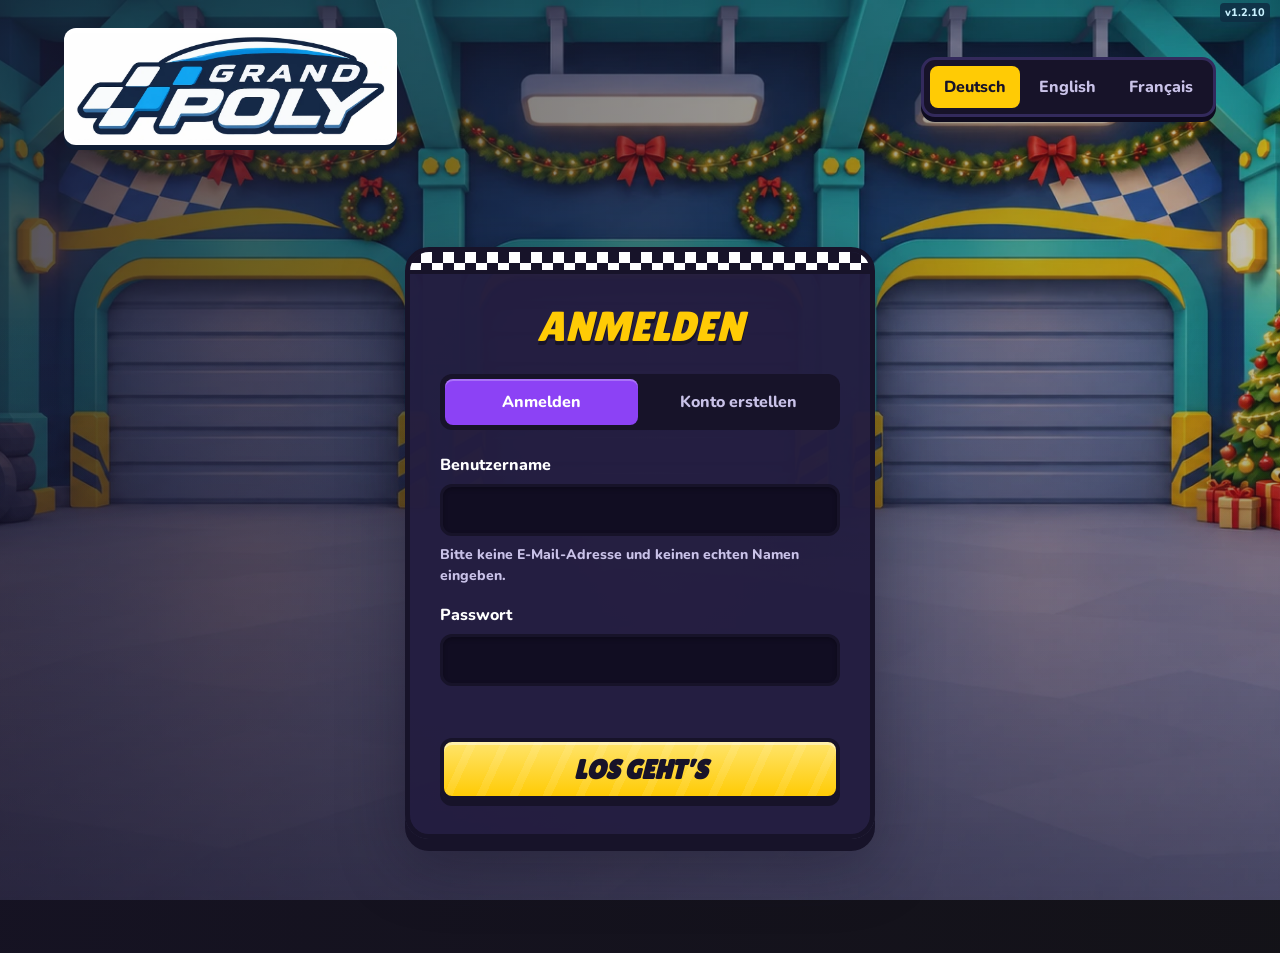
<file: login.html>
<!DOCTYPE html>
<html lang="de"><head><meta charset="utf-8"><meta name="viewport" content="width=device-width,initial-scale=1"><meta name="robots" content="noindex, nofollow, noarchive"><title>Grand Poly · Login</title><link rel="icon" type="image/png" href="/assets/branding/favicon.png"><link rel="apple-touch-icon" href="/assets/branding/apple-touch-icon.png"><link rel="preconnect" href="https://fonts.googleapis.com"><link rel="preconnect" href="https://fonts.gstatic.com" crossorigin><link href="https://fonts.googleapis.com/css2?family=Lilita+One&family=Nunito:wght@700;800;900&display=swap" rel="stylesheet" media="print" onload="this.media='all'"><script src="/season.js"></script><link rel="stylesheet" href="/auth.css"><script src="/auth.js" defer></script><link rel="stylesheet" href="/social.css"><script src="/updates.js" defer></script></head>
<body><header><a class="brand" href="/" aria-label="Grand Poly"><img src="/assets/branding/grand-poly.webp" width="1000" height="333" alt="Grand Poly" fetchpriority="high"></a><nav aria-label="Sprache" id="languages"><button type="button" lang="de" data-lang="de">Deutsch</button><button type="button" lang="en" data-lang="en">English</button><button type="button" lang="fr" data-lang="fr">Français</button></nav></header>
<main><section class="card" aria-labelledby="title"><div class="checkers" aria-hidden="true"></div><div class="inner"><h1 id="title">ANMELDEN</h1><div class="tabs"><button type="button" id="loginTab" aria-pressed="true">Anmelden</button><button type="button" id="registerTab" aria-pressed="false">Konto erstellen</button></div>
<form id="authForm"><label for="username" id="usernameLabel">Benutzername</label><input id="username" name="username" autocomplete="username" autocapitalize="none" spellcheck="false" minlength="3" maxlength="20" pattern="[A-Za-z0-9_-]{3,20}" required aria-describedby="privacy usernameHelp"><p id="privacy">Bitte keine E-Mail-Adresse und keinen echten Namen eingeben.</p><p id="usernameHelp" hidden>3–20 Zeichen: Buchstaben, Zahlen, _ oder -.</p><label for="password" id="passwordLabel">Passwort</label><input id="password" name="password" type="password" autocomplete="current-password" minlength="12" maxlength="128" required aria-describedby="passwordHelp"><p id="passwordHelp" hidden>12–128 Zeichen.</p><p id="status" role="status" aria-live="polite"></p><button class="primary" type="submit" id="submit">LOS GEHT’S</button></form></div></section></main></body></html>
</file>
<file: tuning.css>
.tw-dialog{color:var(--white,#fff);background:var(--navy-2,#18364d);border:3px solid var(--navy,#102337);border-radius:20px;width:min(1180px,96vw);max-width:96vw;max-height:94dvh;padding:0;box-sizing:border-box;box-shadow:0 20px 90px #0009}
.tw-dialog::backdrop{background:#081a29cc}.tw-dialog header{display:flex;align-items:center;gap:12px;padding:14px 18px;border-bottom:2px solid #ffffff22}.tw-dialog h2{margin:0;font-size:24px}.tw-dialog header select{min-width:0;flex:1}.tw-dialog button,.tw-dialog select{color:inherit;background:#244b65;border:2px solid #ffffff30;border-radius:10px;font:inherit;padding:9px;cursor:pointer;transition:transform .16s,background .16s}.tw-dialog button:hover:not(:disabled){transform:translateY(-2px);background:#346a83}.tw-dialog button:active:not(:disabled){transform:scale(.97)}.tw-dialog :focus-visible{outline:3px solid #ffe168;outline-offset:3px}.tw-dialog button:disabled{opacity:.5;cursor:default}.tw-layout{display:grid;grid-template-columns:minmax(0,1.3fr) minmax(290px,1fr);height:min(700px,78dvh)}.tw-view{position:relative;min-height:240px;overflow:hidden;background:radial-gradient(ellipse at center,#365c70,#102536)}.tw-view canvas{display:block;position:absolute;inset:0;width:100%;height:100%;touch-action:none;outline-offset:-5px!important}.tw-view-tools{position:absolute;bottom:12px;left:12px;right:12px;display:flex;gap:8px;justify-content:center;flex-wrap:wrap}.tw-view-tools button{background:#132e45df;font-size:14px}.tw-engine{position:absolute;top:12px;left:14px;font-weight:700;pointer-events:none}.tw-panel{overflow:auto;padding:16px;min-width:0}.tw-parts{display:grid;grid-template-columns:1fr 1fr;gap:8px}.tw-parts button{text-align:left;font-size:14px}.tw-parts button[aria-pressed=true]{background:#297e89;border-color:#5fe5cf}.tw-dots{display:flex;gap:5px;margin-top:7px}.tw-dots i{display:block;width:9px;height:9px;border-radius:50%;background:#7894a077}.tw-dots i.on{background:#ffce4d}.tw-buy{display:flex;gap:10px;align-items:center;margin:16px 0;flex-wrap:wrap}.tw-buy button{background:#0d7d74;flex:1}.tw-buy strong{font-variant-numeric:tabular-nums}.tw-stats{display:grid;gap:11px}.tw-stat label{display:flex;justify-content:space-between;font-size:13px;gap:8px}.tw-stat meter{width:100%;height:10px}.tw-stat .good{color:#70edb5}.tw-stat .bad{color:#ff9393}.tw-status{min-height:1.4em;font-size:14px}.tw-available{font-size:13px;color:#baf5d5}.tw-entry{width:100%;padding:13px;border-radius:12px;background:#185c68;color:white;border:2px solid #54aeb3;cursor:pointer;font:inherit}.tw-entry:hover{filter:brightness(1.15)}.tw-entry:focus-visible{outline:3px solid #ffe168}.tw-pi{display:block;color:#ffd875;font-size:12px}
@media(max-width:720px){.tw-dialog{width:98vw;max-width:98vw;max-height:96dvh}.tw-layout{grid-template-columns:1fr;height:auto;max-height:83dvh;overflow:auto}.tw-view{height:34dvh;min-height:230px}.tw-panel{overflow:visible}.tw-dialog header{padding:9px;flex-wrap:wrap}.tw-dialog h2{font-size:18px}.tw-dialog header select{max-width:55vw}.tw-parts{grid-template-columns:repeat(2,minmax(0,1fr))}}
@media(max-height:500px) and (min-width:600px){.tw-layout{grid-template-columns:1.2fr 1fr;height:74dvh;overflow:hidden}.tw-view{height:100%;min-height:180px}.tw-panel{overflow:auto}.tw-view-tools{bottom:4px}.tw-view-tools button{padding:5px}}
@media(prefers-reduced-motion:reduce){.tw-dialog button{transition:none}.tw-dialog button:hover:not(:disabled),.tw-dialog button:active:not(:disabled){transform:none}}
</file>
<file: ui-settings.css>
﻿/* One account preference changes surface alpha, never whole-control opacity. */
html[data-glass]{--button-alpha:82%;--loading-alpha:86%;--glass-button:color-mix(in srgb,var(--navy-3) var(--button-alpha),transparent)}
html[data-glass=false]{--button-alpha:100%;--loading-alpha:100%}
html[data-glass] button{background-color:var(--glass-button)}
html[data-glass] .btn{background:linear-gradient(180deg,color-mix(in srgb,var(--c2) var(--button-alpha),transparent),color-mix(in srgb,var(--c) var(--button-alpha),transparent) 55%,color-mix(in srgb,color-mix(in srgb,var(--c) 82%,var(--navy)) var(--button-alpha),transparent))}
html[data-glass] .tile{background:linear-gradient(180deg,color-mix(in srgb,color-mix(in srgb,var(--c) 75%,#fff) var(--button-alpha),transparent),color-mix(in srgb,var(--c) var(--button-alpha),transparent) 60%)}
html[data-glass] #profileBtn{background:linear-gradient(125deg,color-mix(in srgb,var(--profile-start) var(--button-alpha),transparent),color-mix(in srgb,var(--profile-end) var(--button-alpha),transparent))}
html[data-glass] .icon-btn{background:linear-gradient(180deg,color-mix(in srgb,var(--navy-3) var(--button-alpha),transparent),color-mix(in srgb,var(--c) var(--button-alpha),transparent))}
html[data-glass] #eventBtn{background:linear-gradient(115deg,color-mix(in srgb,var(--navy-2) var(--button-alpha),transparent),color-mix(in srgb,var(--navy-3) var(--button-alpha),transparent) 48%,color-mix(in srgb,var(--ambient-accent) var(--button-alpha),transparent))}
html[data-glass] :is(.kr-dialog button,.account-copy,.card-btn,.seg button,#panel .kb){background:var(--glass-button)}
html[data-glass] :is(.kr-dialog .kr-primary,.kr-notice,#qk button){background:color-mix(in srgb,#ffcb05 var(--button-alpha),transparent)}
html[data-glass] :is(.seg button[aria-pressed=true],.seg button.on,.card-btn[aria-pressed=true]){background:color-mix(in srgb,var(--selection) var(--button-alpha),transparent)}
html[data-glass] #updatesDialog button{background:color-mix(in srgb,#164961 var(--button-alpha),transparent)}
html[data-glass] .kr-version{background:color-mix(in srgb,#102d43 var(--button-alpha),transparent)}
html[data-glass] .tw-dialog button{background:color-mix(in srgb,#244b65 var(--button-alpha),transparent)}
html[data-glass] .tw-dialog button:hover:not(:disabled){background:color-mix(in srgb,#346a83 var(--button-alpha),transparent)}
html[data-glass] .tw-view-tools button{background:color-mix(in srgb,#132e45 var(--button-alpha),transparent)}
html[data-glass] .tw-parts button[aria-pressed=true]{background:color-mix(in srgb,#297e89 var(--button-alpha),transparent)}
html[data-glass] .tw-buy button{background:color-mix(in srgb,#0d7d74 var(--button-alpha),transparent)}
html[data-glass] #touch button{background:color-mix(in srgb,#332a5c var(--button-alpha),transparent)}
html[data-glass] #touch button[data-k=up]{background:linear-gradient(color-mix(in srgb,var(--yellow-2) var(--button-alpha),transparent),color-mix(in srgb,var(--yellow) var(--button-alpha),transparent))}
html[data-glass] #touch button[data-k=drift]{background:linear-gradient(color-mix(in srgb,#5cc8ff var(--button-alpha),transparent),color-mix(in srgb,var(--blue) var(--button-alpha),transparent))}
html[data-glass] #touch button[data-k=item]{background:linear-gradient(color-mix(in srgb,#b884ff var(--button-alpha),transparent),color-mix(in srgb,var(--purple) var(--button-alpha),transparent))}
html[data-glass] :is(button:disabled,.vehicle-card:disabled,.ambient-card:disabled){opacity:1;color:var(--ink-soft);cursor:not-allowed;border-style:dashed}
html[data-glass=false] button{backdrop-filter:none;-webkit-backdrop-filter:none}
html[data-glass] #rhost button:disabled{opacity:1}
html[data-glass] input[type=file]::file-selector-button{background:var(--glass-button)}
/* Ambient action surfaces stay scoped; menu, profile, warning colours are independent. */
html[data-glass] :is(#panel,#adminDialog,#adminInventory,#renameDialog) button,html[data-glass] :is(#openAdmin,#openDeveloper){--c:var(--selection);--c2:var(--navy-3);background:linear-gradient(135deg,color-mix(in srgb,var(--navy-3) var(--button-alpha),transparent),color-mix(in srgb,var(--selection) var(--button-alpha),transparent));color:#fff;border-color:var(--selection-edge)}
html[data-glass] :is(#panel,#adminDialog,#adminInventory,#renameDialog) button:hover:not(:disabled){filter:brightness(1.15)}
html[data-glass] :is(#panel,#adminDialog,#adminInventory,#renameDialog) button:focus-visible{outline:3px solid var(--selection-edge);outline-offset:3px}
html[data-glass] :is(#panel,#adminDialog,#adminInventory,#renameDialog) button:is([aria-pressed=true],.wait){box-shadow:inset 0 0 0 2px var(--selection-edge);background:color-mix(in srgb,var(--selection) var(--button-alpha),transparent)}
html[data-glass] #panel .pref-disabled{opacity:1;color:var(--ink-soft)}
/* Native switches retain labels, values and exactly the existing change handlers. */
html[data-glass] :is(body,#panel,#adminInventory,#developerDialog,#mapVoteDialog) input[type=checkbox]{appearance:none;position:relative;display:inline-block;box-sizing:border-box;flex:0 0 48px;width:48px;min-width:48px;height:28px;min-height:28px;margin:7px 0;padding:0;border:2px solid #8b8c9c;border-radius:20px;background:#343643;cursor:pointer;vertical-align:middle;transition:background-color 160ms ease-out}
html[data-glass] input[type=checkbox]::before{content:'';position:absolute;left:2px;top:2px;width:20px;height:20px;border-radius:50%;background:#fff;box-shadow:0 1px 3px #0008;transition:transform 160ms ease-out}
html[data-glass] input[type=checkbox]::after{content:'';position:absolute;inset:-9px -3px}
html[data-glass] :is(body,#panel,#adminInventory,#developerDialog,#mapVoteDialog) input[type=checkbox]:checked{background:var(--ambient-accent);border-color:var(--selection-edge)}
html[data-glass] input[type=checkbox]:checked::before{transform:translateX(20px)}
html[data-glass] input[type=checkbox]:focus-visible{outline:3px solid var(--selection-edge);outline-offset:3px}
html[data-glass] input[type=checkbox]:disabled{cursor:not-allowed;filter:saturate(.2);border-style:dashed}
html[data-glass] :is(.admin-check,.dev-setting){min-height:44px}
html[data-glass] .seg:has(>.binary-switch){background:none;border:0;box-shadow:none;display:flex;align-items:center;padding:0;min-height:44px}
/* Shared account action edges, even with skewed legacy button content. */
#accountActions.account-admin-actions{display:flex;flex-direction:column;gap:12px;width:100%;margin-top:20px}
#accountActions.account-admin-actions>.btn{box-sizing:border-box;width:100%;max-width:100%;min-height:48px;height:auto;margin:0;padding:12px 16px;transform:none;justify-content:center;white-space:normal}
#accountActions.account-admin-actions>.btn[hidden]{display:none}
#accountActions .btn .bt,#accountActions .btn .bt b{transform:none;white-space:normal;overflow-wrap:anywhere;text-align:center}
/* One moving selection; the inactive tabs have no second active background. */
#panel .sheet-body{position:relative;overflow-x:hidden}
#panel .sheet{box-sizing:border-box}
#panel #settingsTabs{position:sticky;top:0;isolation:isolate;background:var(--navy-2)}
#settingsTabs .settings-marker{position:absolute;left:0;border-radius:8px;background:color-mix(in srgb,var(--selection) var(--button-alpha,100%),transparent);box-shadow:inset 0 0 0 2px var(--selection-edge);pointer-events:none;z-index:-1}
html[data-glass] #panel #settingsTabs button,html[data-glass] #panel #settingsTabs button:is(.on,[aria-pressed=true]){background:transparent;box-shadow:none;border:0}
#panel .sheet-body>section{min-width:0;box-sizing:border-box}
#panel .sheet-body>section[hidden]{display:none}
html[data-glass] #raceLoading{background:color-mix(in srgb,var(--navy-2) var(--loading-alpha),transparent);border-color:var(--selection-edge)}
html[data-glass=false] #raceLoading{backdrop-filter:none;-webkit-backdrop-filter:none}
html[data-glass] #updatesDialog .kr-release-select{color:#fff;border-color:var(--selection-edge);background:color-mix(in srgb,var(--navy-3) var(--button-alpha),transparent);color-scheme:dark}
#updatesDialog .kr-release-select:focus-visible{outline:3px solid var(--selection-edge);outline-offset:2px}
#updatesDialog .kr-release-select option{background:var(--navy-2);color:#fff}
#updatesDialog .kr-release-select option:checked{background:var(--selection);color:#fff}
html[data-glass] #friendRemoveDialog button{color:#fff;background:color-mix(in srgb,var(--selection) var(--button-alpha),transparent)}
#friendRemoveDialog button:focus-visible{outline:3px solid var(--selection-edge);outline-offset:3px}
@media(prefers-reduced-motion:reduce){html[data-glass] input[type=checkbox],html[data-glass] input[type=checkbox]::before,#settingsTabs .settings-marker{transition:none}}

/* The tab transition owns section motion; disable the older independent fade. */
#panel .sheet-body>section:not([hidden]){animation:none}
</file>
<file: ambient.css>
.ambient-card{min-width:0}.ambient-card b,.ambient-card small{display:block;margin-top:8px}.ambient-sample{display:grid;grid-template-columns:1fr 2fr;grid-template-rows:22px 52px;gap:9px;padding:14px;border:3px solid;border-radius:12px}.ambient-sample i{display:block;border-radius:7px}.ambient-sample i:first-child{grid-column:1/-1}.ambient-card[aria-pressed=true]{border-color:var(--lime)}.ambient-card[aria-pressed=true]::after{content:none}.ambient-card:disabled{opacity:.6}.ambient-card small{font-size:13px;color:var(--ink-soft)}

html:not([data-ambient="default"]) #updatesDialog{background:var(--navy-2);border-color:var(--navy);box-shadow:0 9px 0 var(--navy)}html:not([data-ambient="default"]) #updatesDialog header{background:linear-gradient(115deg,var(--ambient-accent,var(--purple)),var(--navy-3));border-color:var(--navy)}

#kartSkin button[aria-pressed=true]::before{content:none}
@media(max-width:760px){.lb-head{flex-wrap:wrap}}

/* Keep action-button and icon colours independent of the ambient palette. */
.lb-nav .tile,.lb-actions .btn{--navy:#171329;--navy-2:#241d40;--navy-3:#332a5c;--ink-soft:#c9c2e8}
svg.ic{--navy:#171329;--purple:#8c42f5}
#eventBtn{background:linear-gradient(115deg,var(--navy-2) 0%,var(--navy-3) 48%,var(--ambient-accent,var(--purple)) 100%)}
#eventBtn .et small{color:var(--ink-soft)}
:root{--ambient-accent:#8c42f5;--selection:color-mix(in srgb,var(--navy-3) 65%,var(--ambient-accent) 35%);--selection-edge:color-mix(in srgb,var(--ambient-accent) 55%,var(--ink-soft) 45%)}
.seg button[aria-pressed=true],.seg button.on{background:var(--selection);color:var(--white);box-shadow:inset 0 0 0 2px var(--selection-edge),inset 0 -3px 0 #0002}
.card-btn[aria-pressed=true],.ambient-card[aria-pressed=true],.vehicle-card[aria-pressed=true],.profile-card[aria-pressed=true]{border-color:var(--selection-edge);background:var(--selection)}
.pref-row input[type=range],.pref-row input[type=checkbox],.admin-check input[type=checkbox]{accent-color:var(--selection-edge)}
#settingsTabs{flex-wrap:nowrap;overflow-x:auto;overflow-y:hidden;max-width:100%;padding-bottom:10px;touch-action:pan-x;overscroll-behavior-x:contain;scrollbar-width:thin;scrollbar-color:var(--selection-edge) var(--navy-2);scroll-padding-inline:8px}
#settingsTabs button{flex:0 0 auto;min-width:105px;padding-inline:16px;white-space:nowrap}
#panel .sheet-head,#panel .sheet-foot,#panel .sheet-body>section{flex-shrink:0}
#panel .sheet-body{min-height:0}
#settingsTabs{flex:0 0 auto;min-height:68px;box-sizing:border-box;align-items:center}
#settingsTabs::-webkit-scrollbar{height:8px}#settingsTabs::-webkit-scrollbar-track{background:var(--navy-2);border-radius:8px}#settingsTabs::-webkit-scrollbar-thumb{background:var(--selection-edge);border-radius:8px}

#raceLoading{width:min(300px,90vw);text-align:center}#raceLoading .kr-body{display:grid;justify-items:center;gap:12px}.race-loading-wheel{width:34px;height:34px;border:5px solid var(--navy-3);border-top-color:var(--selection-edge);border-radius:50%}@media(prefers-reduced-motion:no-preference){.race-loading-wheel{animation:race-load-turn .8s linear infinite}}@keyframes race-load-turn{to{transform:rotate(360deg)}}

.pref-disabled{opacity:.5}#settingsTabs{position:sticky;top:0;z-index:2}
</file>
<file: social.css>
.kr-dialog{color:#fff;background:var(--navy-2,#241d40);border:4px solid var(--navy,#171329);border-radius:20px;box-shadow:0 9px 0 var(--navy,#171329);padding:0;width:min(620px,calc(100vw - 28px));max-height:88svh;font:800 16px Nunito,system-ui,sans-serif}.kr-dialog::backdrop{background:#0e0b1fbb}.kr-dialog header{display:flex;align-items:center;justify-content:space-between;gap:12px;padding:18px 22px;background:linear-gradient(120deg,var(--purple,#8c42f5),var(--navy-3,#332a5c))}.kr-dialog h2{font:italic 30px 'Lilita One',Impact,sans-serif;margin:0}.kr-dialog .kr-body{padding:20px;max-height:65svh;overflow:auto}.kr-dialog button,.kr-dialog select,.kr-dialog input{font:inherit;color:inherit;border:3px solid var(--navy,#171329);border-radius:10px;background:var(--navy-3,#332a5c);padding:9px 12px}.kr-dialog button{cursor:pointer;box-shadow:0 3px 0 var(--navy,#171329)}.kr-dialog button:disabled{opacity:.45;cursor:default}.kr-dialog button:focus-visible,.kr-dialog input:focus-visible,.kr-dialog select:focus-visible{outline:3px solid #ffcb05;outline-offset:2px}.kr-dialog .kr-primary{background:#ffcb05;color:var(--navy,#171329)}.kr-dialog form{display:flex;flex-wrap:wrap;gap:8px;margin-bottom:14px}.kr-dialog form input{min-width:100px;flex:1;background:var(--navy,#171329)}.kr-dialog h3{font-size:16px;color:#ffe46b;margin:22px 0 10px}.kr-person{display:flex;align-items:center;gap:8px;flex-wrap:wrap;border-bottom:1px solid #ffffff20;padding:12px 0}.kr-person .kr-person-name{flex:1;min-width:120px;overflow-wrap:anywhere}.kr-person small{display:block;font-size:12px;color:var(--ink-soft,#c9c2e8);margin-top:3px}.kr-person button{font-size:13px}.kr-dialog [role=status]{color:#ffe46b;white-space:normal;margin:8px 0}.kr-badge{position:absolute;top:4px;right:5px;background:#ffcb05;color:var(--navy,#171329);border:2px solid var(--navy,#171329);border-radius:20px;padding:2px 6px;font:900 12px Nunito,system-ui}.kr-version{position:fixed;right:10px;top:3px;z-index:70;border:0;background:#171329ad;border-radius:4px;padding:2px 5px;color:#e2ddf2;font:800 11px Nunito,system-ui;cursor:pointer}.kr-notice{position:fixed;left:16px;top:62px;z-index:55;background:#ffcb05;color:var(--navy,#171329);border:3px solid var(--navy,#171329);border-radius:10px;padding:8px 12px;font:900 14px Nunito,system-ui;box-shadow:0 4px 0 var(--navy,#171329);cursor:pointer}.kr-dialog .kr-notes{line-height:1.6;padding-left:20px}.kr-dialog .kr-notes li{margin:8px 0}.kr-dialog pre{font:13px/1.5 Nunito,system-ui;white-space:pre-wrap;overflow-wrap:anywhere;color:var(--ink-soft,#c9c2e8)}.kr-dialog details{margin-top:18px}.kr-dialog summary{cursor:pointer;color:var(--ink-soft,#c9c2e8)}.kr-dialog .kr-release-select{width:100%;margin-bottom:12px}#hostNetwork button[aria-pressed=true]::before,#joinNetwork button[aria-pressed=true]::before{content:none!important}#inviteFriends{font-size:18px;min-height:44px}#inviteFriends .bt b{font-size:18px}@media(max-width:500px){.kr-dialog .kr-body{padding:14px}.kr-dialog header{padding:14px}.kr-dialog h2{font-size:25px}.kr-dialog form select{width:100%}.kr-person .kr-person-name{width:100%;flex-basis:100%}}

/* Motion for controls that do not already use the main button families. */
:where(button:not(.btn,.icon-btn,.tile,.profile,.event,.short,.card-btn,.primary),select,summary){transition:transform .12s ease,filter .12s ease,box-shadow .12s ease;touch-action:manipulation}
@media(hover:hover){
 :where(button:not(.btn,.icon-btn,.tile,.profile,.event,.short,.card-btn,.primary),select,summary):not(:disabled):not([aria-disabled=true]):hover{transform:translateY(-2px);filter:brightness(1.1)}
 .kr-dialog button:not(:disabled):hover{box-shadow:0 5px 0 var(--navy,#171329)}
 input:is([type=range],[type=checkbox]):not(:disabled):hover{filter:brightness(1.18)}
}
:where(button:not(.btn,.icon-btn,.tile,.profile,.event,.short,.card-btn,.primary),select,summary):not(:disabled):not([aria-disabled=true]):active{transform:translateY(3px);filter:brightness(1.03)}
.kr-dialog button:not(:disabled):active{box-shadow:0 1px 0 var(--navy,#171329)}
.card-btn:not(:disabled):active{transform:translateY(3px);box-shadow:0 1px 0 var(--navy)}
.profile:not(:disabled):active{transform:skewX(var(--skew)) translateY(3px)}
:where(select,summary,.kr-version,.kr-notice):focus-visible{outline:3px solid #ffcb05;outline-offset:3px}
input:is([type=range],[type=checkbox]){transition:filter .12s ease}
input[type=file]::file-selector-button{font:inherit;color:#fff;background:var(--navy-3,#332a5c);border:2px solid var(--navy,#171329);border-radius:8px;padding:8px 12px;margin:3px 10px 5px 2px;cursor:pointer;transition:transform .12s ease,filter .12s ease}
@media(hover:hover){input[type=file]:not(:disabled)::file-selector-button:hover{transform:translateY(-2px);filter:brightness(1.1)}}
input[type=file]:not(:disabled)::file-selector-button:active{transform:translateY(2px)}
/* Cyan and deep blue distinguish release notes from the purple friends panel. */
#updatesDialog{background:#102d43;border-color:#071e30;box-shadow:0 9px 0 #071e30;color:#eefaff}
#updatesDialog header{background:linear-gradient(115deg,#12a8ff,#087f9d);border-bottom:3px solid #071e30}
#updatesDialog :is(button,select){background:#164961;border-color:#071e30;color:#eefaff}
#updatesDialog button{box-shadow:0 3px 0 #071e30}
@media(hover:hover){#updatesDialog button:not(:disabled):hover{box-shadow:0 5px 0 #071e30}}
#updatesDialog button:not(:disabled):active{box-shadow:0 1px 0 #071e30}
#updatesDialog :is(summary,pre){color:#bce6f2}
#updatesDialog .kr-notes li::marker{color:#ffcb05}
#updatesDialog details{border-top:1px solid #75c7e544;padding-top:14px}
.kr-version{background:#102d43dd;color:#c9f2ff}
@media(prefers-reduced-motion:reduce){
 :where(button,select,summary,input){transition:none!important}
 :where(button:not(.btn,.icon-btn,.tile,.profile,.event,.short,.card-btn,.primary),select,summary):is(:hover,:active){transform:none!important}
 input[type=file]::file-selector-button{transition:none!important;transform:none!important}
}

.kr-dialog header{flex-direction:row}
.ranking-filters{display:grid;grid-template-columns:1fr 1fr;gap:12px}.ranking-filters label{display:grid;gap:8px;min-width:0}.ranking-filters select{width:100%;min-width:0}.ranking-table{width:100%;border-collapse:collapse;margin-top:14px;font-variant-numeric:tabular-nums}.ranking-table th{color:#b5dce9;text-align:left;font-size:13px}.ranking-table th:last-child,.ranking-table td:last-child{text-align:right;white-space:nowrap}.ranking-table td{padding:12px 4px;border-bottom:1px solid #ffffff18;overflow-wrap:anywhere}.ranking-table td:nth-child(2){max-width:200px}.ranking-you{background:#117e7e55;color:#ffdf54}#rankingMine{color:#ffdf54;padding-top:12px}#rankingsDialog header{background:linear-gradient(115deg,#00b9ac,#146a93)}
#setBtn svg,#gear svg{transition:transform .42s cubic-bezier(.22,.8,.25,1);transform:rotate(0deg);transform-origin:center}#setBtn.settings-open svg,#gear.settings-open svg{transform:rotate(180deg)}
@keyframes kr-panel-enter{from{opacity:0;transform:translateY(16px) scale(.97)}to{opacity:1;transform:translateY(0) scale(1)}}
@keyframes kr-fade-enter{from{opacity:0}to{opacity:1}}
@media(prefers-reduced-motion:no-preference){.kr-dialog[open],.sheet-wrap:not([hidden])>.sheet,#panel.on>.sheet{animation:kr-panel-enter .24s cubic-bezier(.2,.8,.25,1) both}#sheetWrap:not([hidden]){animation:kr-fade-enter .18s ease-out}#panel .sheet-body>section:not([hidden]){animation:kr-fade-enter .2s ease-out}.seg button{transition:background-color .2s,color .2s,transform .15s,box-shadow .2s}.vehicle-preview{transition:transform .3s ease}.vehicle-card:not(:disabled):hover .vehicle-preview{transform:scale(1.045)}.lb-nav .tile svg{transition:transform .23s ease}.lb-nav .tile:hover svg{transform:rotate(-7deg) scale(1.08)}}
@media(prefers-reduced-motion:reduce){#setBtn svg,#gear svg{transition:none}.kr-dialog,.sheet,#panel>.sheet{animation:none!important}}
@media(max-width:760px){.lb-nav{gap:5px;padding-left:8px;padding-right:8px}.lb-nav .tile{min-width:0;flex:1}.lb-nav .tile span{font-size:12px}.lb-nav .tile svg.ic{width:30px;height:30px}.ranking-filters{grid-template-columns:1fr}.ranking-table{font-size:13px}}

#guestInvitePolicy{margin-top:10px;font:800 14px Nunito,system-ui;color:#fff;text-shadow:0 2px 2px var(--navy,#171329)}#guestInvitePolicy .seg{margin-top:5px}#guestInvitePolicy button[aria-pressed=true]::before{content:none!important}#paddock.guest-lobby .paddock-actions{top:auto;bottom:max(24px,env(safe-area-inset-bottom));transform:none;width:min(360px,calc(100vw - 40px))}

#tl{display:flex;align-items:center;gap:18px;background:none;border:0;border-radius:0;box-shadow:none;padding:0;transform:none;text-shadow:0 2px 3px #07101d,0 0 5px #07101d;font-variant-numeric:tabular-nums}#tl span{white-space:nowrap}
@media(max-width:760px){#tl{top:calc(70px + env(safe-area-inset-top,0px));font-size:15px;gap:12px}#minimap{top:108px}#sec{top:108px}#fx{top:140px}}
/* Selection feedback for vehicle classes uses colour only. */
#cCategory button[aria-pressed=true]::before,#boardCategory button[aria-pressed=true]::before{content:none}
.account-info{display:grid;gap:10px;padding:16px 0;border-bottom:1px solid #ffffff25;font-weight:800}.account-name-row{display:flex;align-items:center;justify-content:space-between;gap:12px;flex-wrap:wrap}.account-copy{display:flex;align-items:center;justify-content:space-between;gap:18px;padding:12px 14px;border:2px solid #655a83;border-radius:12px;background:var(--navy,#171329);color:white;font:inherit;cursor:pointer;min-width:0;max-width:100%}.account-copy strong{overflow-wrap:anywhere}.account-copy span{color:#8ddfff;font-size:13px}.account-name-row .account-copy{flex:1}#settings-account #openRename .bt b{font-size:15px}#renameForm{display:grid;grid-template-columns:1fr}#renameForm input{width:100%;box-sizing:border-box}#renameDialog header{background:linear-gradient(115deg,#12a8ff,#087f9d)}#renameForm p{font-size:14px}.kr-profile-facts{display:grid;grid-template-columns:1fr 1fr;gap:12px;padding:14px;border:2px solid #4f426c;border-radius:12px}.kr-profile-facts dd{margin:0;text-align:right;overflow-wrap:anywhere;color:#ffdf54}.kr-dialog .kr-player-link{border:0;box-shadow:none;padding:0;background:none;color:#8ddfff;font-weight:900;text-align:left}#friendProfile{margin-bottom:20px}#friendForm[hidden]{display:none}#settings-privacy select{max-width:60%;min-height:44px}#settings-account .account-copy:focus-visible{outline:3px solid #ffcb05;outline-offset:3px}@media(max-width:480px){.account-name-row{align-items:stretch}.account-name-row .account-copy{flex-basis:100%}.account-name-row #openRename{margin-left:auto}.kr-profile-facts{font-size:14px;gap:10px}}
#adminDialog{width:min(850px,94vw)}
#adminDialog header{background:linear-gradient(120deg,#086c83,#19384d)}
.admin-search{display:flex;gap:10px}.admin-search input{min-width:0;flex:1}.admin-search button{width:auto}
/* Leave room for the skewed buttons, shadows and hover movement. */
.account-admin-actions{display:flex;flex-direction:column;align-items:flex-start;gap:22px;padding:12px 8px 10px;margin-top:10px}
.account-admin-actions>.btn{flex:0 1 auto;max-width:100%;white-space:normal;height:auto;min-height:48px;padding:10px 18px}
#adminDialog .admin-tools{display:flex;flex-wrap:wrap;gap:18px;padding:4px 8px 22px}
#adminDialog .admin-tools>.btn{height:auto;min-height:46px;max-width:100%;white-space:normal}
#developerDialog [data-preview]{display:grid;grid-template-columns:1fr}
#developerDialog [data-users]>div{flex-wrap:wrap}
#adminInventory .admin-coins{flex:1 1 180px;min-width:0}
#adminInventory .admin-unlocks{flex:1 0 100%;width:100%;box-sizing:border-box}
.admin-content{display:grid;gap:12px;margin-top:16px}.admin-row{padding:14px;border:2px solid #4a4667;border-radius:13px;background:var(--navy,#171329);display:flex;flex-wrap:wrap;gap:10px;align-items:center}
.admin-row>div{width:100%;overflow-wrap:anywhere}.admin-row code{color:#9ce7ef}.admin-actions{display:flex;flex-wrap:wrap;gap:8px}.admin-actions button{width:auto;flex:1;font-size:14px}.admin-badge{background:#315b68;border-radius:8px;padding:4px 8px;font-size:12px}.admin-status:empty{display:none}
#openAdmin{margin:16px 0 0;--c:#00afbc}#openAdmin[hidden]{display:none}
.account-admin-actions>#openAdmin{margin:0}
.kr-copy-toast{position:fixed;inset:auto 16px max(24px,env(safe-area-inset-bottom)) 16px;margin:0 auto;width:max-content;max-width:calc(100vw - 32px);box-sizing:border-box;padding:12px 22px;border:2px solid #83dfed;border-radius:14px;background:#15344e;color:#fff;box-shadow:0 6px 0 #091d30;font:800 15px/1.4 sans-serif;text-align:center;pointer-events:none;z-index:2147483647;opacity:0;transform:translateY(24px);transition:opacity .18s ease,transform .18s ease}
.kr-copy-toast.is-visible{opacity:1;transform:translateY(0)}
.kr-copy-toast::backdrop{background:transparent;pointer-events:none}
@media(prefers-reduced-motion:reduce){.kr-copy-toast{transition:none;transform:none}}
#adminInventory{width:min(760px,94vw)}#adminInventory header{background:linear-gradient(120deg,#b27b09,#7c4a16)}#adminInventory h2{font-size:24px;overflow-wrap:anywhere}.admin-coins{display:grid;gap:8px}.admin-coins input{width:100%;box-sizing:border-box}.admin-unlocks{display:grid;grid-template-columns:1fr 1fr;gap:14px;margin:18px 0}.admin-unlocks fieldset{min-width:0;border:2px solid #4a4667;border-radius:12px;padding:12px}.admin-unlocks legend{font-weight:900}.admin-check{display:flex;align-items:center;gap:10px;margin:10px 0;font-size:14px}.admin-check input[type=checkbox]{width:19px;height:19px;min-height:0;flex-shrink:0;accent-color:#ffcb05}.admin-unlocks .admin-actions button{font-size:12px;padding:8px;min-height:36px}@media(max-width:550px){.admin-unlocks{grid-template-columns:1fr}.admin-search{flex-wrap:wrap}.admin-search input{flex-basis:100%}}
#adminInventory form{display:block}#adminInventory .admin-check{justify-content:flex-start}#adminInventory form>button{width:100%;min-height:44px}#adminDialog [aria-pressed=true]::before{content:none!important}
#roomBots{margin-top:10px;--c:#00b9ac}#roomBotsDialog header{background:linear-gradient(120deg,#00a89d,#176583)}#roomBotsDialog .kr-body>.field{display:grid;gap:8px;margin-bottom:14px}.room-bot-grid{display:grid;grid-template-columns:1fr 1fr;gap:12px}.room-bot-grid fieldset{min-width:0;border:2px solid #55486e;border-radius:12px;padding:12px}.room-bot-grid legend{font-weight:900}.room-bot-grid label{display:grid;gap:5px;margin-bottom:12px;font-size:14px}#roomBotsDialog select{width:100%;box-sizing:border-box;min-width:0}.bot-cars .field{gap:8px}@media(max-width:550px){.room-bot-grid{grid-template-columns:1fr}}
.admin-founder{background:#8b6018;color:#ffe383}.admin-head{background:#844323;color:#ffccaa}
.admin-presence{font-size:12px;color:#aaa4bd}.admin-presence.online{color:#a5ee60}#adminStatusFilter{width:auto;max-width:150px}
#sec{top:calc(43px + env(safe-area-inset-top,0px));background:transparent;border:0;box-shadow:none;border-radius:0;padding:0;transform:none;text-shadow:0 2px 3px #07101d,0 0 5px #07101d}#fx{top:calc(67px + env(safe-area-inset-top,0px))}@media(max-width:760px){#sec{top:calc(98px + env(safe-area-inset-top,0px))}#fx{top:calc(122px + env(safe-area-inset-top,0px))}}
#rankingCarField[hidden]{display:none}

/* Compact Quick Play and six accessible navigation entries. */
#playBtn .bt b{font-size:38px;white-space:nowrap;letter-spacing:0}
.lb-nav{gap:10px}.lb-nav .tile{height:clamp(62px,calc((100svh - 250px)/5 - 10px),96px)}
.lb-nav .tile svg.ic{width:clamp(30px,5vh,48px);height:clamp(30px,5vh,48px)}
.kr-news h3{margin:0 0 12px}.kr-announcements{display:grid;gap:10px;margin-bottom:24px}.kr-announcement{display:grid;gap:6px;padding:16px 18px;border:2px solid #25bbcc;border-radius:12px;background:linear-gradient(120deg,var(--navy-3,#173e53),var(--navy-2,#102d43))}.kr-announcement b{color:#ffe46b;font-family:'Lilita One',Impact,sans-serif;font-size:25px;font-weight:400}.kr-announcement time{color:#e2f6fa;font-size:14px}.kr-dialog .kr-release-title{margin:8px 0 12px;color:#fff;font-size:22px}
@media(max-width:1100px){#playBtn .bt b{font-size:32px}}
@media(max-width:760px){#playBtn .bt b{font-size:clamp(20px,6.7vw,38px)}.lb-nav{gap:6px;padding-left:8px;padding-right:8px;overflow-x:auto}.lb-nav .tile{height:72px;flex:1 0 56px;width:auto;padding:5px 3px}.lb-nav .tile svg.ic{width:28px;height:28px}.lb-nav .tile span{font-size:11px}}

.admin-level{margin-top:16px}.admin-equipped{display:grid;gap:8px;font-size:14px;font-weight:800}.admin-equipped select{width:100%;min-width:0}.lb-nav .tile{min-width:0}

.times-tabs{margin-bottom:18px}.times-tabs button[aria-pressed=true]::before{content:none}#timesPersonal .rowi{justify-content:space-between;gap:16px}#timesPersonal .val{white-space:nowrap}
</file>
<file: auth.css>
:root{color-scheme:dark;--yellow:#ffcb05;--navy:#171329;--purple:#8c42f5;--ink:#c9c2e8;font-family:Nunito,system-ui,sans-serif;font-weight:800}*{box-sizing:border-box}body{margin:0;min-height:100svh;color:white;background:linear-gradient(90deg,#171329b8,#17132940),var(--login-background) center/cover fixed}body:after{content:'';position:fixed;inset:0;pointer-events:none;background:linear-gradient(0deg,#17132966,transparent 65%);z-index:-1}header{display:flex;justify-content:space-between;align-items:center;gap:20px;padding:28px 5vw}.brand{font-family:'Lilita One',Impact,sans-serif;color:white;text-decoration:none;font-size:clamp(26px,4vw,48px);font-style:italic;text-shadow:0 4px 0 var(--navy);-webkit-text-stroke:1px var(--navy);paint-order:stroke fill}.brand span{color:var(--yellow)}nav{display:flex;gap:5px;background:var(--navy);padding:6px;border:3px solid #332a5c;border-radius:14px;box-shadow:0 5px 0 #0e0b1f}button{font:inherit;cursor:pointer;border:0;color:inherit}nav button{padding:10px 14px;border-radius:8px;background:transparent;color:var(--ink)}nav button[aria-pressed=true]{background:var(--yellow);color:var(--navy)}main{min-height:calc(100svh - 120px);display:grid;place-items:center;padding:30px 20px 70px}.card{width:min(100%,470px);background:#241d40f7;border:5px solid var(--navy);border-radius:24px;box-shadow:0 12px 0 var(--navy),0 24px 65px #0e0b1f66;overflow:hidden}.checkers{height:22px;background:repeating-conic-gradient(#fff 0% 25%,#171329 0% 50%) 0 0/22px 22px;border-bottom:4px solid var(--navy)}.inner{padding:28px 30px 34px}h1{font-family:'Lilita One',Impact,sans-serif;font-size:clamp(32px,6vw,42px);font-style:italic;font-weight:400;text-align:center;margin:0 0 24px;color:var(--yellow);text-shadow:0 4px 0 var(--navy)}.tabs{display:flex;background:var(--navy);padding:5px;border-radius:12px;margin-bottom:24px;gap:5px}.tabs button{flex:1;min-height:46px;border-radius:8px;background:transparent;color:var(--ink)}.tabs button[aria-pressed=true]{background:var(--purple);color:white;box-shadow:inset 0 2px 0 #ffffff40}label{display:block;margin:18px 0 8px;font-size:16px}input{width:100%;min-height:52px;padding:12px 15px;border:3px solid var(--navy);border-radius:12px;background:#110d22;color:white;font:inherit;box-shadow:inset 0 2px 4px #0004}input:focus{outline:3px solid var(--yellow);outline-offset:2px}p{color:var(--ink);font-size:13px;line-height:1.5;margin:8px 0 12px}#privacy{font-size:14px}#status{color:#ffe46b;min-height:22px;margin:18px 0 12px}.primary{width:100%;min-height:62px;border:4px solid var(--navy);border-radius:12px;background:repeating-linear-gradient(115deg,transparent 0 22px,#ffffff18 22px 30px),linear-gradient(#ffe46b,#ffcb05);color:var(--navy);font-family:'Lilita One',Impact,sans-serif;font-size:27px;font-style:italic;box-shadow:0 6px 0 var(--navy),inset 0 3px 0 #ffffff70;transition:transform .12s}.primary:hover:not(:disabled){transform:translateY(-2px)}.primary:active:not(:disabled){transform:translateY(3px)}button:focus-visible{outline:3px solid white;outline-offset:4px}button:disabled{opacity:.65;cursor:wait}button, input{touch-action:manipulation}[hidden]{display:none!important}@media(max-width:560px){header{flex-direction:column;padding:20px 12px;gap:16px}nav button{padding:9px 12px}main{padding:15px 14px 40px}.inner{padding:24px 20px 28px}}@media(prefers-reduced-motion:reduce){*{transition:none!important}}

.brand img{display:block;width:clamp(200px,26vw,340px);height:auto;border-radius:12px;box-shadow:0 5px 0 #101e35;padding:5px;background:#fff}
</file>
